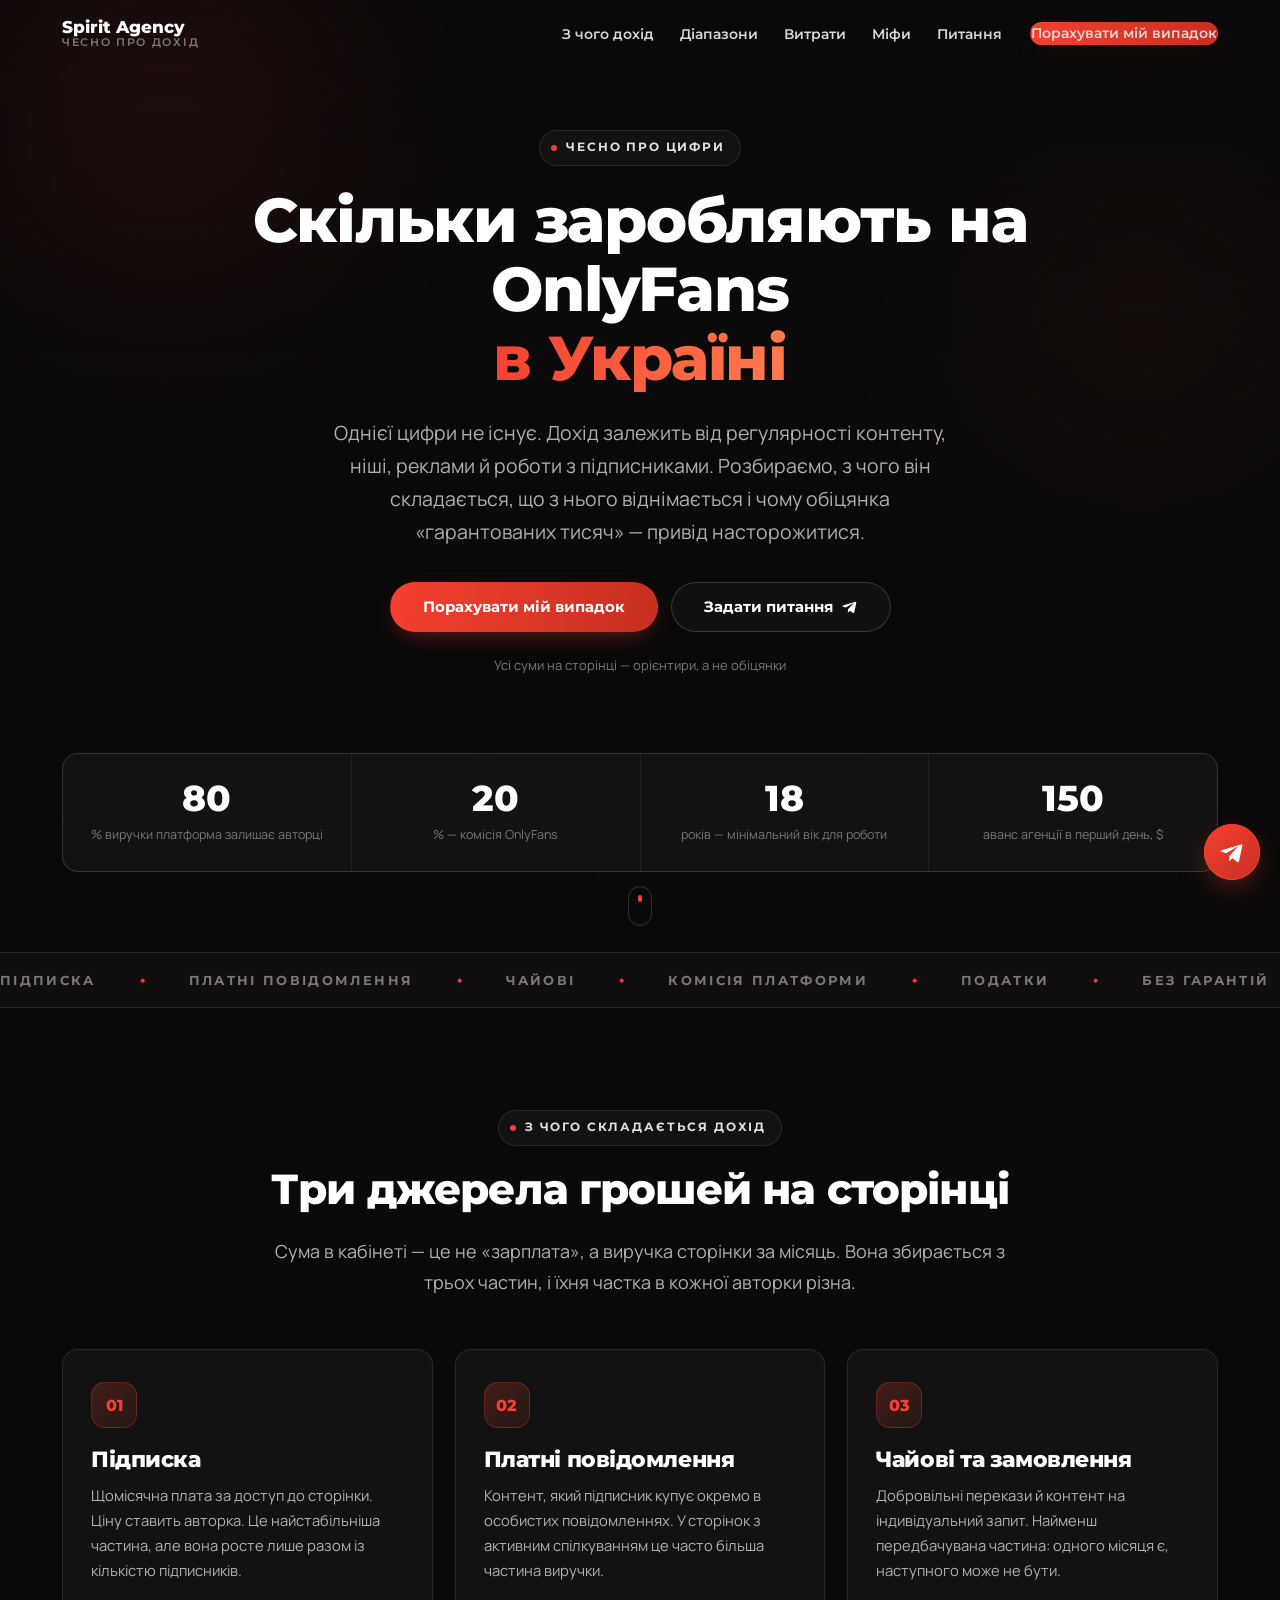
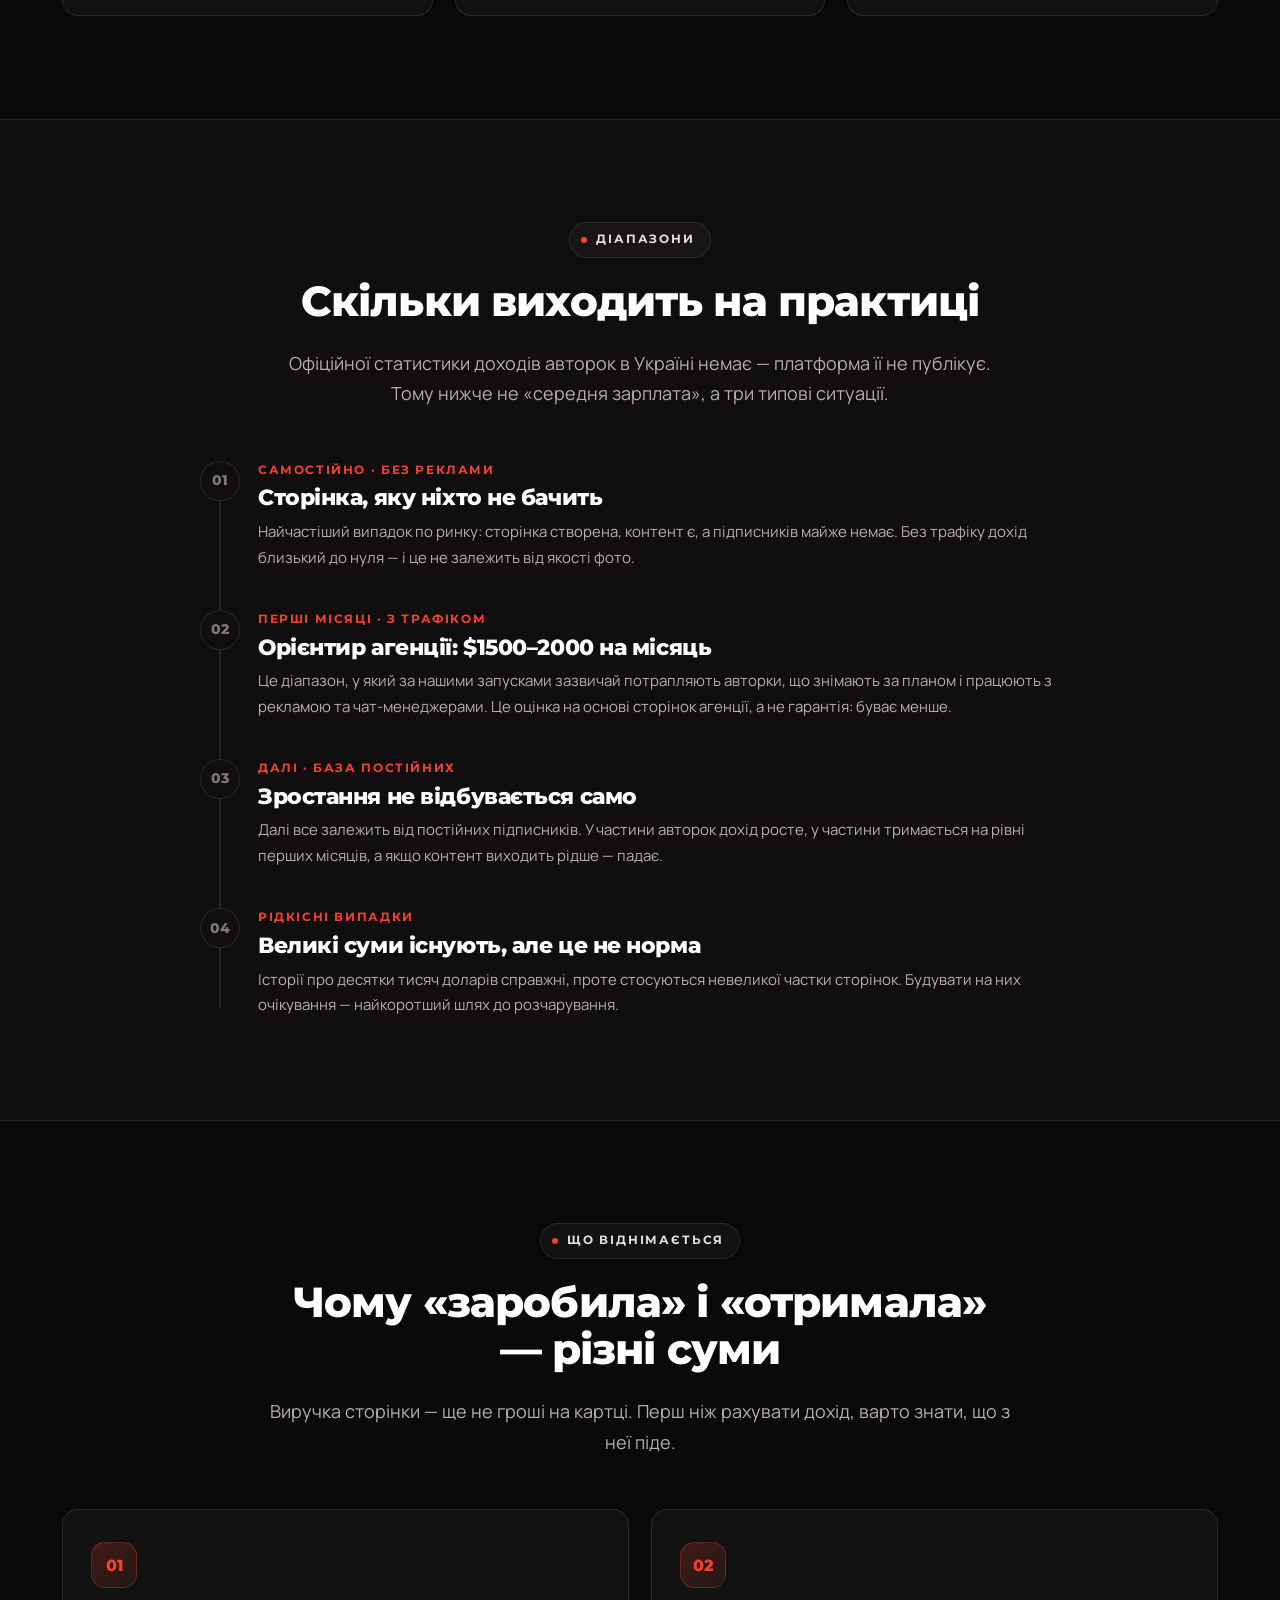
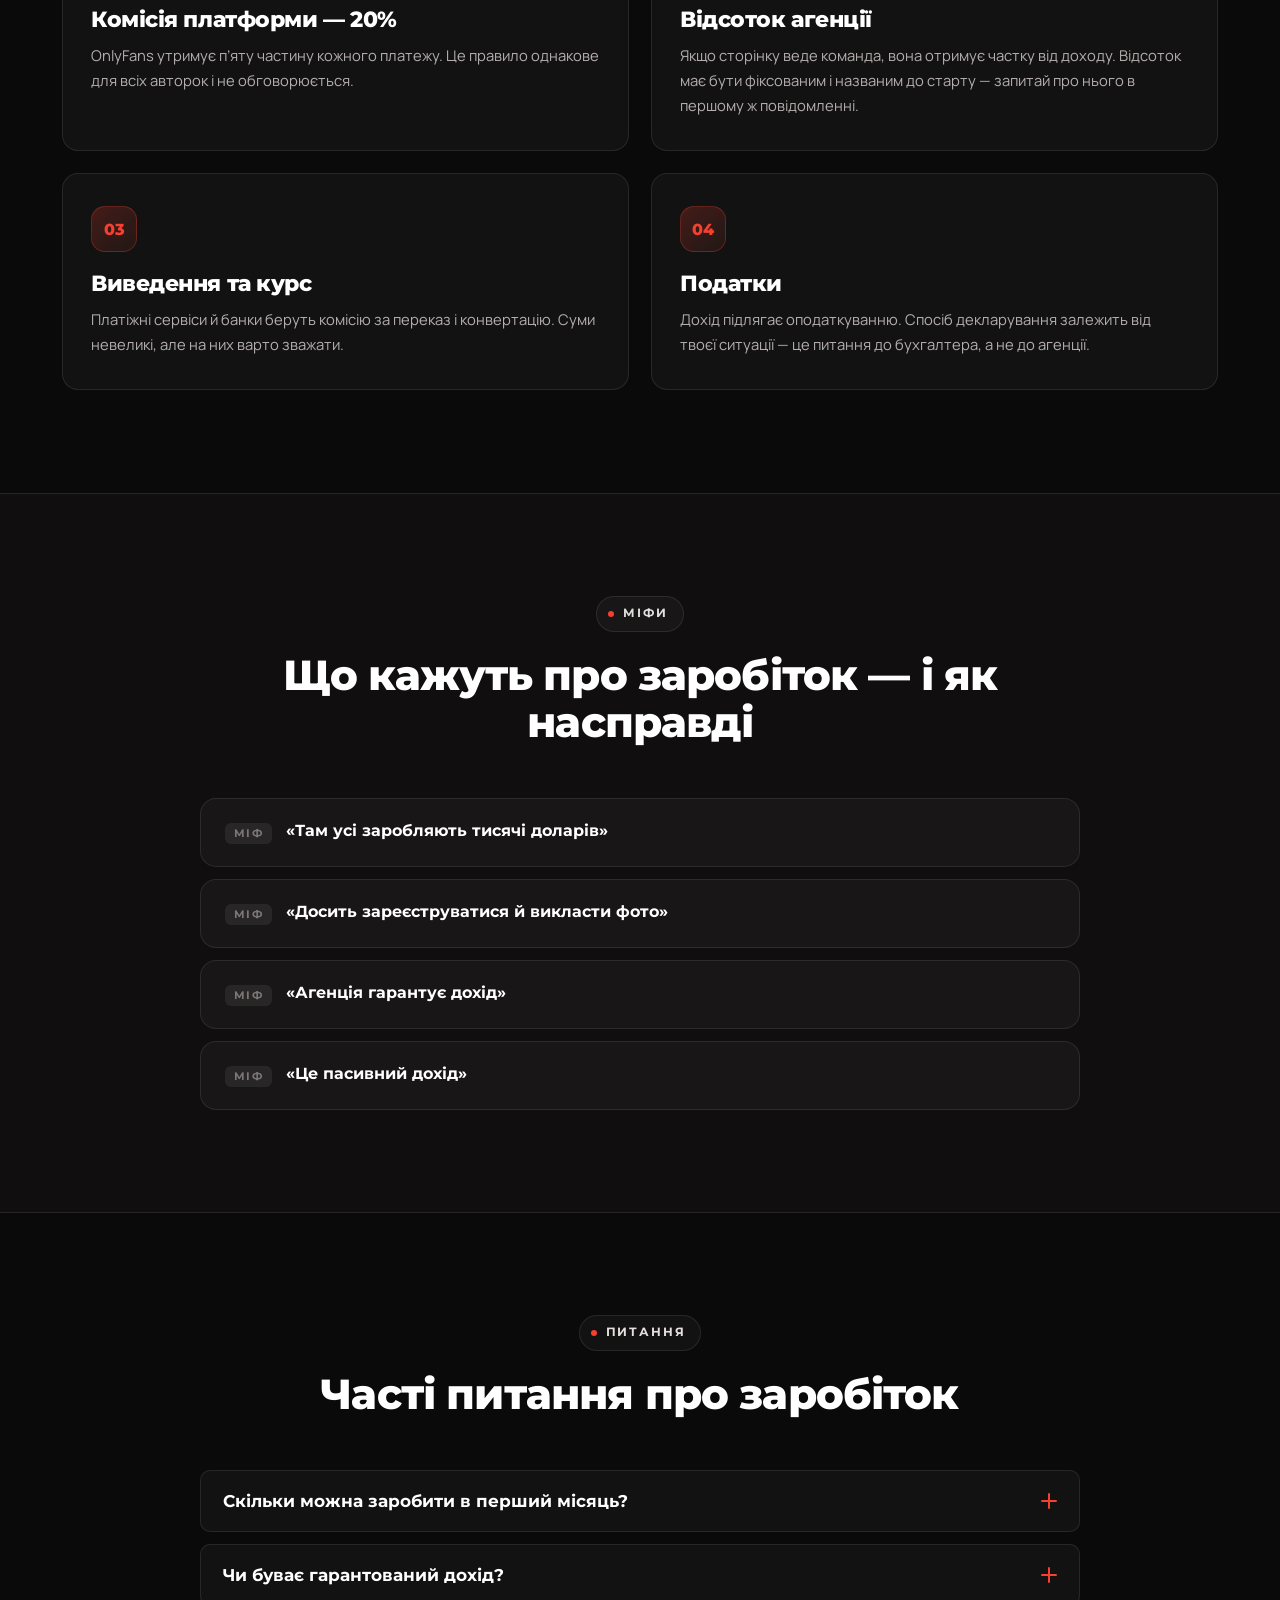
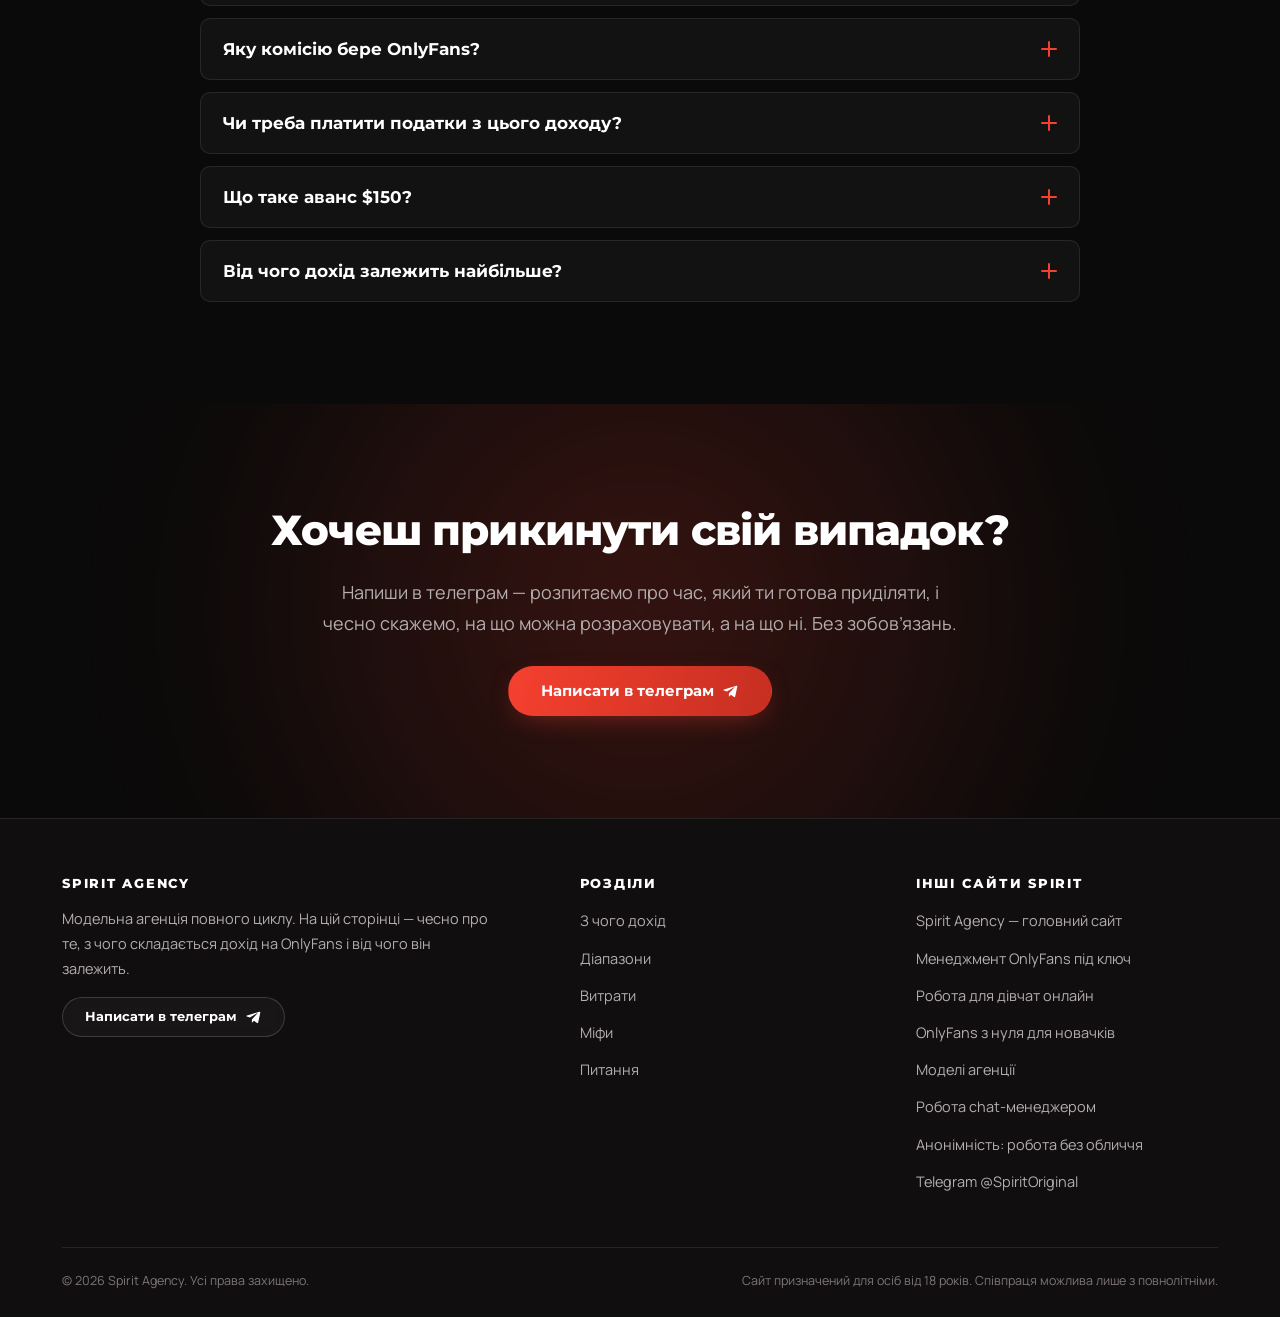
<file: index.html>
<!doctype html>
<html lang="uk">
<head>
	<meta charset="UTF-8">
	<meta name="viewport" content="width=device-width, initial-scale=1">
	<title>Скільки заробляють на OnlyFans в Україні — Spirit Agency</title>
<meta name="description" content="Скільки заробляють на OnlyFans в Україні: з чого складається дохід авторки, що з нього забирають комісії та податки і чому гарантованих сум не існує.">
<link rel="canonical" href="https://zr.spiritagency.space/">
<meta property="og:site_name" content="Spirit Agency">
<meta property="og:type" content="website">
<meta property="og:title" content="Скільки заробляють на OnlyFans в Україні — Spirit Agency">
<meta property="og:url" content="https://zr.spiritagency.space/">
<meta property="og:image" content="https://zr.spiritagency.space/og.jpg">
<meta property="og:image:width" content="1200">
<meta property="og:image:height" content="630">
<meta property="og:locale" content="uk">
<meta property="og:description" content="Скільки заробляють на OnlyFans в Україні: з чого складається дохід авторки, що з нього забирають комісії та податки і чому гарантованих сум не існує.">
<meta name="twitter:card" content="summary_large_image">
<script type="application/ld+json">{"@context":"https://schema.org","@graph":[{"@type":"Organization","@id":"https://zr.spiritagency.space/#organization","name":"Spirit Agency","url":"https://zr.spiritagency.space/","description":"Скільки заробляють на OnlyFans в Україні: з чого складається дохід авторки, що з нього забирають комісії та податки і чому гарантованих сум не існує.","sameAs":["https://t.me/SpiritOriginal"],"contactPoint":[{"@type":"ContactPoint","contactType":"customer support","url":"https://t.me/SpiritOriginal","areaServed":"UA"}]},{"@type":"WebSite","@id":"https://zr.spiritagency.space/#website","url":"https://zr.spiritagency.space/","name":"Spirit Agency","publisher":{"@id":"https://zr.spiritagency.space/#organization"},"inLanguage":"uk"},{"@type":"WebPage","@id":"https://zr.spiritagency.space/#webpage","url":"https://zr.spiritagency.space/","name":"Скільки заробляють на OnlyFans в Україні — Spirit Agency","description":"Скільки заробляють на OnlyFans в Україні: з чого складається дохід авторки, що з нього забирають комісії та податки і чому гарантованих сум не існує.","inLanguage":"uk","publisher":{"@id":"https://zr.spiritagency.space/#organization"}},{"@type":"FAQPage","@id":"https://zr.spiritagency.space/#faq","mainEntity":[{"@type":"Question","name":"Скільки можна заробити в перший місяць?","acceptedAnswer":{"@type":"Answer","text":"Наперед цього не знає ніхто. За запусками агенції авторки, які знімають за планом, у перший місяць зазвичай потрапляють у діапазон $1500–2000, але це орієнтир, а не обіцянка: результат буває і нижчим, якщо контент виходить рідко."}},{"@type":"Question","name":"Чи буває гарантований дохід?","acceptedAnswer":{"@type":"Answer","text":"Ні. Дохід сторінки залежить від підписників, а їх поведінку гарантувати неможливо. Якщо хтось обіцяє фіксовану суму щомісяця — це або не про OnlyFans, або неправда."}},{"@type":"Question","name":"Яку комісію бере OnlyFans?","acceptedAnswer":{"@type":"Answer","text":"Платформа утримує 20% з кожного платежу підписника, 80% нараховує авторці. З цієї суми далі віднімаються відсоток агенції, якщо ти працюєш із нею, комісії за виведення коштів і податки."}},{"@type":"Question","name":"Чи треба платити податки з цього доходу?","acceptedAnswer":{"@type":"Answer","text":"Так, дохід з-за кордону підлягає оподаткуванню. Як саме його декларувати у твоїй ситуації, краще з’ясувати з бухгалтером або податковим консультантом ще до першої виплати."}},{"@type":"Question","name":"Що таке аванс $150?","acceptedAnswer":{"@type":"Answer","text":"Це умова агенції: аванс виплачується в перший день після запуску сторінки. Це не позика, відпрацьовувати його не потрібно. Аванс не є прогнозом твого майбутнього доходу."}},{"@type":"Question","name":"Від чого дохід залежить найбільше?","acceptedAnswer":{"@type":"Answer","text":"Від регулярності контенту й від трафіку. Сторінка без реклами майже не отримує нових підписників, а сторінка, де контент виходить раз на два тижні, втрачає тих, хто вже підписався."}}]}]}</script>
<meta name="theme-color" content="#e8402e">
<meta name="rating" content="adult">
<link rel="preconnect" href="https://fonts.gstatic.com" crossorigin>
<link rel="stylesheet" href="https://fonts.googleapis.com/css2?family=Manrope:wght@400;500;600;700&amp;family=Montserrat:wght@600;700;800&amp;display=swap">
<link rel="stylesheet" href="/assets/theme/style.css?ver=1.0.0">
</head>

<body class="home sn-page-zr">

<a class="sn-skip sn-sr" href="#sn-main">Перейти до вмісту</a>
<div class="sn-progress" id="sn-progress" aria-hidden="true"></div>

<header class="sn-header" id="sn-header">
	<div class="sn-wrap sn-header__in">
		<div class="sn-brand">
			<a class="sn-brand__name" href="/">Spirit Agency <span class="sn-brand__sub">Чесно про дохід</span></a>
		</div>
		<button class="sn-burger" id="sn-burger" aria-expanded="false" aria-controls="sn-nav" aria-label="Меню"><span></span></button>
		<nav class="sn-nav" id="sn-nav" aria-label="Головне меню">
			<ul class="menu"><li><a href="/#sources">З чого дохід</a></li><li><a href="/#ranges">Діапазони</a></li><li><a href="/#costs">Витрати</a></li><li><a href="/#myths">Міфи</a></li><li><a href="/#faq">Питання</a></li></ul><a class="sn-btn sn-btn--fill sn-btn--sm" href="https://t.me/SpiritOriginal" target="_blank" rel="nofollow noopener">Порахувати мій випадок</a>
		</nav>
	</div>
</header>

<main id="sn-main">

	<section class="sn-hero" id="top">
		<div class="sn-orbs" aria-hidden="true">
			<span class="sn-orb sn-orb--1" data-par="0.06"></span>
			<span class="sn-orb sn-orb--2" data-par="-0.04"></span>
			<span class="sn-orb sn-orb--3" data-par="0.03"></span>
		</div>
		<div class="sn-hero__veil" aria-hidden="true"></div>
		<div class="sn-hero__in">
			<div class="sn-wrap">
				<div class="sn-hero__content">
					<span class="sn-eyebrow sn-rev"><i></i>Чесно про цифри</span>
					<h1 class="sn-rev" style="--d:80ms">Скільки заробляють на OnlyFans<br><span class="sn-grad">в Україні</span></h1>
					<p class="sn-hero__sub sn-rev" style="--d:160ms">Однієї цифри не існує. Дохід залежить від регулярності контенту, ніші, реклами й роботи з підписниками. Розбираємо, з чого він складається, що з нього віднімається і чому обіцянка «гарантованих тисяч» — привід насторожитися.</p>
					<div class="sn-btns sn-rev" style="--d:240ms"><a class="sn-btn sn-btn--fill" href="https://t.me/SpiritOriginal" target="_blank" rel="nofollow noopener">Порахувати мій випадок</a><a class="sn-btn sn-btn--ghost" href="https://t.me/SpiritOriginal" target="_blank" rel="nofollow noopener">Задати питання<svg viewBox="0 0 24 24" aria-hidden="true" focusable="false"><path d="M9.04 15.47 8.7 20.2c.48 0 .69-.2.94-.45l2.26-2.16 4.69 3.43c.86.48 1.48.23 1.71-.79l3.1-14.53c.3-1.28-.46-1.78-1.3-1.47L1.5 9.9c-1.25.48-1.23 1.17-.21 1.48l4.6 1.43L16.5 6.4c.5-.32.96-.14.58.18l-8.04 8.89Z"/></svg></a></div>
					<p class="sn-hero__note sn-rev" style="--d:320ms">Усі суми на сторінці — орієнтири, а не обіцянки</p>
				</div>
				<div class="sn-counters sn-rev" style="--d:400ms">
					<div class="sn-counter">
						<div class="sn-counter__v" data-count="80">0</div>
						<div class="sn-counter__l">% виручки платформа залишає авторці</div>
					</div>
					<div class="sn-counter">
						<div class="sn-counter__v" data-count="20">0</div>
						<div class="sn-counter__l">% — комісія OnlyFans</div>
					</div>
					<div class="sn-counter">
						<div class="sn-counter__v" data-count="18">0</div>
						<div class="sn-counter__l">років — мінімальний вік для роботи</div>
					</div>
					<div class="sn-counter">
						<div class="sn-counter__v" data-count="150">0</div>
						<div class="sn-counter__l">аванс агенції в перший день, $</div>
					</div>
				</div>
			</div>
		</div>
		<span class="sn-scroll" aria-hidden="true"></span>
	</section>

	<div class="sn-marquee" aria-hidden="true">
		<div class="sn-marquee__row"><span>Підписка</span><span>Платні повідомлення</span><span>Чайові</span><span>Комісія платформи</span><span>Податки</span><span>Без гарантій</span><span>Чесні діапазони</span><span>Підписка</span><span>Платні повідомлення</span><span>Чайові</span><span>Комісія платформи</span><span>Податки</span><span>Без гарантій</span><span>Чесні діапазони</span></div>
	</div>

	<section class="sn-sec" id="sources">
		<div class="sn-wrap">
			<div class="sn-head-block sn-head-block--mid sn-rev">
				<span class="sn-eyebrow"><i></i>З чого складається дохід</span>
				<h2>Три джерела грошей на сторінці</h2>
				<p class="sn-lead">Сума в кабінеті — це не «зарплата», а виручка сторінки за місяць. Вона збирається з трьох частин, і їхня частка в кожної авторки різна.</p>
			</div>
			<div class="sn-grid sn-grid--3">
				<div class="sn-card sn-rev" style="--d:0ms" data-tilt>
					<div class="sn-card__ic">01</div>
					<h3>Підписка</h3>
					<p>Щомісячна плата за доступ до сторінки. Ціну ставить авторка. Це найстабільніша частина, але вона росте лише разом із кількістю підписників.</p>
				</div>
				<div class="sn-card sn-rev" style="--d:110ms" data-tilt>
					<div class="sn-card__ic">02</div>
					<h3>Платні повідомлення</h3>
					<p>Контент, який підписник купує окремо в особистих повідомленнях. У сторінок з активним спілкуванням це часто більша частина виручки.</p>
				</div>
				<div class="sn-card sn-rev" style="--d:220ms" data-tilt>
					<div class="sn-card__ic">03</div>
					<h3>Чайові та замовлення</h3>
					<p>Добровільні перекази й контент на індивідуальний запит. Найменш передбачувана частина: одного місяця є, наступного може не бути.</p>
				</div>
			</div>
		</div>
	</section>

	<section class="sn-sec" id="ranges" style="background:var(--sn-bg-2);border-block:1px solid var(--sn-line)">
		<div class="sn-wrap">
			<div class="sn-head-block sn-head-block--mid sn-rev">
				<span class="sn-eyebrow"><i></i>Діапазони</span>
				<h2>Скільки виходить на практиці</h2>
				<p class="sn-lead">Офіційної статистики доходів авторок в Україні немає — платформа її не публікує. Тому нижче не «середня зарплата», а три типові ситуації.</p>
			</div>
			<div class="sn-road" id="sn-road">
				<div class="sn-road__line" aria-hidden="true"><i id="sn-road-fill"></i></div>
				<div class="sn-step sn-rev" style="--d:0ms">
					<span class="sn-step__dot">01</span>
					<span class="sn-step__time">Самостійно · без реклами</span>
					<h3>Сторінка, яку ніхто не бачить</h3>
					<p>Найчастіший випадок по ринку: сторінка створена, контент є, а підписників майже немає. Без трафіку дохід близький до нуля — і це не залежить від якості фото.</p>
				</div>
				<div class="sn-step sn-rev" style="--d:70ms">
					<span class="sn-step__dot">02</span>
					<span class="sn-step__time">Перші місяці · з трафіком</span>
					<h3>Орієнтир агенції: $1500–2000 на місяць</h3>
					<p>Це діапазон, у який за нашими запусками зазвичай потрапляють авторки, що знімають за планом і працюють з рекламою та чат-менеджерами. Це оцінка на основі сторінок агенції, а не гарантія: буває менше.</p>
				</div>
				<div class="sn-step sn-rev" style="--d:140ms">
					<span class="sn-step__dot">03</span>
					<span class="sn-step__time">Далі · база постійних</span>
					<h3>Зростання не відбувається само</h3>
					<p>Далі все залежить від постійних підписників. У частини авторок дохід росте, у частини тримається на рівні перших місяців, а якщо контент виходить рідше — падає.</p>
				</div>
				<div class="sn-step sn-rev" style="--d:210ms">
					<span class="sn-step__dot">04</span>
					<span class="sn-step__time">Рідкісні випадки</span>
					<h3>Великі суми існують, але це не норма</h3>
					<p>Історії про десятки тисяч доларів справжні, проте стосуються невеликої частки сторінок. Будувати на них очікування — найкоротший шлях до розчарування.</p>
				</div>
			</div>
		</div>
	</section>

	<section class="sn-sec" id="costs">
		<div class="sn-wrap">
			<div class="sn-head-block sn-head-block--mid sn-rev">
				<span class="sn-eyebrow"><i></i>Що віднімається</span>
				<h2>Чому «заробила» і «отримала» — різні суми</h2>
				<p class="sn-lead">Виручка сторінки — ще не гроші на картці. Перш ніж рахувати дохід, варто знати, що з неї піде.</p>
			</div>
			<div class="sn-grid sn-grid--2">
				<div class="sn-card sn-rev" style="--d:0ms" data-tilt>
					<div class="sn-card__ic">01</div>
					<h3>Комісія платформи — 20%</h3>
					<p>OnlyFans утримує п’яту частину кожного платежу. Це правило однакове для всіх авторок і не обговорюється.</p>
				</div>
				<div class="sn-card sn-rev" style="--d:110ms" data-tilt>
					<div class="sn-card__ic">02</div>
					<h3>Відсоток агенції</h3>
					<p>Якщо сторінку веде команда, вона отримує частку від доходу. Відсоток має бути фіксованим і названим до старту — запитай про нього в першому ж повідомленні.</p>
				</div>
				<div class="sn-card sn-rev" style="--d:220ms" data-tilt>
					<div class="sn-card__ic">03</div>
					<h3>Виведення та курс</h3>
					<p>Платіжні сервіси й банки беруть комісію за переказ і конвертацію. Суми невеликі, але на них варто зважати.</p>
				</div>
				<div class="sn-card sn-rev" style="--d:330ms" data-tilt>
					<div class="sn-card__ic">04</div>
					<h3>Податки</h3>
					<p>Дохід підлягає оподаткуванню. Спосіб декларування залежить від твоєї ситуації — це питання до бухгалтера, а не до агенції.</p>
				</div>
			</div>
		</div>
	</section>

	<section class="sn-sec" id="myths" style="background:var(--sn-bg-2);border-block:1px solid var(--sn-line)">
		<div class="sn-wrap">
			<div class="sn-head-block sn-head-block--mid sn-rev">
				<span class="sn-eyebrow"><i></i>Міфи</span>
				<h2>Що кажуть про заробіток — і як насправді</h2>
			</div>
			<div class="sn-faq">
				<div class="sn-myth sn-rev" style="--d:0ms">
					<button class="sn-myth__q" type="button" aria-expanded="false" aria-controls="sn-myth-0">
						<span class="sn-myth__tag">міф</span>
						<span>«Там усі заробляють тисячі доларів»</span>
					</button>
					<div class="sn-myth__a" id="sn-myth-0">
						<div><b>Насправді:</b> Ні. Доходи розподілені дуже нерівно: більшість сторінок без системної реклами заробляють мало або нічого, а великі суми припадають на невелику частку авторок.</div>
					</div>
				</div>
				<div class="sn-myth sn-rev" style="--d:60ms">
					<button class="sn-myth__q" type="button" aria-expanded="false" aria-controls="sn-myth-1">
						<span class="sn-myth__tag">міф</span>
						<span>«Досить зареєструватися й викласти фото»</span>
					</button>
					<div class="sn-myth__a" id="sn-myth-1">
						<div><b>Насправді:</b> Платформа майже не приводить підписників сама: стрічки рекомендацій, як у соцмережах, там немає. Без зовнішнього трафіку сторінку мало хто знайде.</div>
					</div>
				</div>
				<div class="sn-myth sn-rev" style="--d:120ms">
					<button class="sn-myth__q" type="button" aria-expanded="false" aria-controls="sn-myth-2">
						<span class="sn-myth__tag">міф</span>
						<span>«Агенція гарантує дохід»</span>
					</button>
					<div class="sn-myth__a" id="sn-myth-2">
						<div><b>Насправді:</b> Гарантувати дохід неможливо, бо він залежить від рішень підписників. Чесна агенція називає діапазони й умови, а не фіксовану суму.</div>
					</div>
				</div>
				<div class="sn-myth sn-rev" style="--d:180ms">
					<button class="sn-myth__q" type="button" aria-expanded="false" aria-controls="sn-myth-3">
						<span class="sn-myth__tag">міф</span>
						<span>«Це пасивний дохід»</span>
					</button>
					<div class="sn-myth__a" id="sn-myth-3">
						<div><b>Насправді:</b> Сторінка заробляє, поки на ній виходить новий контент і хтось відповідає підписникам. Варто зупинитися — і виручка зазвичай швидко падає.</div>
					</div>
				</div>
			</div>
		</div>
	</section>

	<section class="sn-sec" id="faq">
		<div class="sn-wrap">
			<div class="sn-head-block sn-head-block--mid sn-rev">
				<span class="sn-eyebrow"><i></i>Питання</span>
				<h2>Часті питання про заробіток</h2>
			</div>
			<div class="sn-faq">
				<div class="sn-faq__i sn-rev" style="--d:0ms">
					<button class="sn-faq__b" type="button" aria-expanded="false" aria-controls="sn-faq-0">
						<span>Скільки можна заробити в перший місяць?</span>
						<i aria-hidden="true"></i>
					</button>
					<div class="sn-faq__p" id="sn-faq-0">
						<div>Наперед цього не знає ніхто. За запусками агенції авторки, які знімають за планом, у перший місяць зазвичай потрапляють у діапазон $1500–2000, але це орієнтир, а не обіцянка: результат буває і нижчим, якщо контент виходить рідко.</div>
					</div>
				</div>
				<div class="sn-faq__i sn-rev" style="--d:50ms">
					<button class="sn-faq__b" type="button" aria-expanded="false" aria-controls="sn-faq-1">
						<span>Чи буває гарантований дохід?</span>
						<i aria-hidden="true"></i>
					</button>
					<div class="sn-faq__p" id="sn-faq-1">
						<div>Ні. Дохід сторінки залежить від підписників, а їх поведінку гарантувати неможливо. Якщо хтось обіцяє фіксовану суму щомісяця — це або не про OnlyFans, або неправда.</div>
					</div>
				</div>
				<div class="sn-faq__i sn-rev" style="--d:100ms">
					<button class="sn-faq__b" type="button" aria-expanded="false" aria-controls="sn-faq-2">
						<span>Яку комісію бере OnlyFans?</span>
						<i aria-hidden="true"></i>
					</button>
					<div class="sn-faq__p" id="sn-faq-2">
						<div>Платформа утримує 20% з кожного платежу підписника, 80% нараховує авторці. З цієї суми далі віднімаються відсоток агенції, якщо ти працюєш із нею, комісії за виведення коштів і податки.</div>
					</div>
				</div>
				<div class="sn-faq__i sn-rev" style="--d:150ms">
					<button class="sn-faq__b" type="button" aria-expanded="false" aria-controls="sn-faq-3">
						<span>Чи треба платити податки з цього доходу?</span>
						<i aria-hidden="true"></i>
					</button>
					<div class="sn-faq__p" id="sn-faq-3">
						<div>Так, дохід з-за кордону підлягає оподаткуванню. Як саме його декларувати у твоїй ситуації, краще з’ясувати з бухгалтером або податковим консультантом ще до першої виплати.</div>
					</div>
				</div>
				<div class="sn-faq__i sn-rev" style="--d:200ms">
					<button class="sn-faq__b" type="button" aria-expanded="false" aria-controls="sn-faq-4">
						<span>Що таке аванс $150?</span>
						<i aria-hidden="true"></i>
					</button>
					<div class="sn-faq__p" id="sn-faq-4">
						<div>Це умова агенції: аванс виплачується в перший день після запуску сторінки. Це не позика, відпрацьовувати його не потрібно. Аванс не є прогнозом твого майбутнього доходу.</div>
					</div>
				</div>
				<div class="sn-faq__i sn-rev" style="--d:250ms">
					<button class="sn-faq__b" type="button" aria-expanded="false" aria-controls="sn-faq-5">
						<span>Від чого дохід залежить найбільше?</span>
						<i aria-hidden="true"></i>
					</button>
					<div class="sn-faq__p" id="sn-faq-5">
						<div>Від регулярності контенту й від трафіку. Сторінка без реклами майже не отримує нових підписників, а сторінка, де контент виходить раз на два тижні, втрачає тих, хто вже підписався.</div>
					</div>
				</div>
			</div>
		</div>
	</section>

	<section class="sn-sec sn-cta" id="start">
		<div class="sn-wrap">
			<h2 class="sn-rev">Хочеш прикинути свій випадок?</h2>
			<p class="sn-lead sn-rev" style="--d:80ms;max-width:640px;margin:0 auto">Напиши в телеграм — розпитаємо про час, який ти готова приділяти, і чесно скажемо, на що можна розраховувати, а на що ні. Без зобов’язань.</p>
			<div class="sn-btns sn-rev" style="--d:160ms"><a class="sn-btn sn-btn--fill" href="https://t.me/SpiritOriginal" target="_blank" rel="nofollow noopener">Написати в телеграм<svg viewBox="0 0 24 24" aria-hidden="true" focusable="false"><path d="M9.04 15.47 8.7 20.2c.48 0 .69-.2.94-.45l2.26-2.16 4.69 3.43c.86.48 1.48.23 1.71-.79l3.1-14.53c.3-1.28-.46-1.78-1.3-1.47L1.5 9.9c-1.25.48-1.23 1.17-.21 1.48l4.6 1.43L16.5 6.4c.5-.32.96-.14.58.18l-8.04 8.89Z"/></svg></a></div>
		</div>
	</section>
</main>

<footer class="sn-foot">
	<div class="sn-wrap">
		<div class="sn-foot__grid">
			<div>
				<h4>Spirit Agency</h4>
				<p>Модельна агенція повного циклу. На цій сторінці — чесно про те, з чого складається дохід на OnlyFans і від чого він залежить.</p>
				<a class="sn-btn sn-btn--ghost sn-btn--sm" href="https://t.me/SpiritOriginal" target="_blank" rel="nofollow noopener">Написати в телеграм<svg viewBox="0 0 24 24" aria-hidden="true" focusable="false"><path d="M9.04 15.47 8.7 20.2c.48 0 .69-.2.94-.45l2.26-2.16 4.69 3.43c.86.48 1.48.23 1.71-.79l3.1-14.53c.3-1.28-.46-1.78-1.3-1.47L1.5 9.9c-1.25.48-1.23 1.17-.21 1.48l4.6 1.43L16.5 6.4c.5-.32.96-.14.58.18l-8.04 8.89Z"/></svg></a>
			</div>
			<div>
				<h4>Розділи</h4>
				<ul class="menu"><li><a href="/#sources">З чого дохід</a></li><li><a href="/#ranges">Діапазони</a></li><li><a href="/#costs">Витрати</a></li><li><a href="/#myths">Міфи</a></li><li><a href="/#faq">Питання</a></li></ul>
			</div>
			<div>
				<h4>Інші сайти Spirit</h4>
				<ul><li><a href="https://spiritagency.space/">Spirit Agency — головний сайт</a></li><li><a href="https://lux.spiritagency.space/">Менеджмент OnlyFans під ключ</a></li><li><a href="https://fun.spiritagency.space/">Робота для дівчат онлайн</a></li><li><a href="https://lx.spiritagency.space/">OnlyFans з нуля для новачків</a></li><li><a href="https://sx.spiritagency.space/">Моделі агенції</a></li><li><a href="https://tm.spiritagency.space/">Робота chat-менеджером</a></li><li><a href="https://vd.spiritagency.space/">Анонімність: робота без обличчя</a></li><li><a href="https://t.me/SpiritOriginal" target="_blank" rel="nofollow noopener">Telegram @SpiritOriginal</a></li></ul>
			</div>
		</div>
		<div class="sn-foot__end">
			<div>&copy; 2026 Spirit Agency. Усі права захищено.</div>
			<div>Сайт призначений для осіб від 18 років. Співпраця можлива лише з повнолітніми.</div>
		</div>
	</div>
</footer>

<a class="sn-float" href="https://t.me/SpiritOriginal" target="_blank" rel="nofollow noopener" aria-label="Написати в Telegram"><svg viewBox="0 0 24 24" aria-hidden="true" focusable="false"><path d="M9.04 15.47 8.7 20.2c.48 0 .69-.2.94-.45l2.26-2.16 4.69 3.43c.86.48 1.48.23 1.71-.79l3.1-14.53c.3-1.28-.46-1.78-1.3-1.47L1.5 9.9c-1.25.48-1.23 1.17-.21 1.48l4.6 1.43L16.5 6.4c.5-.32.96-.14.58.18l-8.04 8.89Z"/></svg></a>

<script src="/assets/theme/assets/js/main.js?ver=1.0.0"></script>
<script>
/* Страховка: тема показывает блоки через IntersectionObserver и при быстрой
   прокрутке часть секций может остаться невидимой — добираем по скроллу. */
(function () {
	function sweep() {
		var list = document.querySelectorAll('.sn-rev:not(.sn-in)');
		for (var i = 0; i < list.length; i++) {
			if (list[i].getBoundingClientRect().top < window.innerHeight * 1.1) {
				list[i].classList.add('sn-in');
			}
		}
	}
	window.addEventListener('scroll', sweep, { passive: true });
	window.addEventListener('load', sweep);
})();
</script>
</body>
</html>
</file>
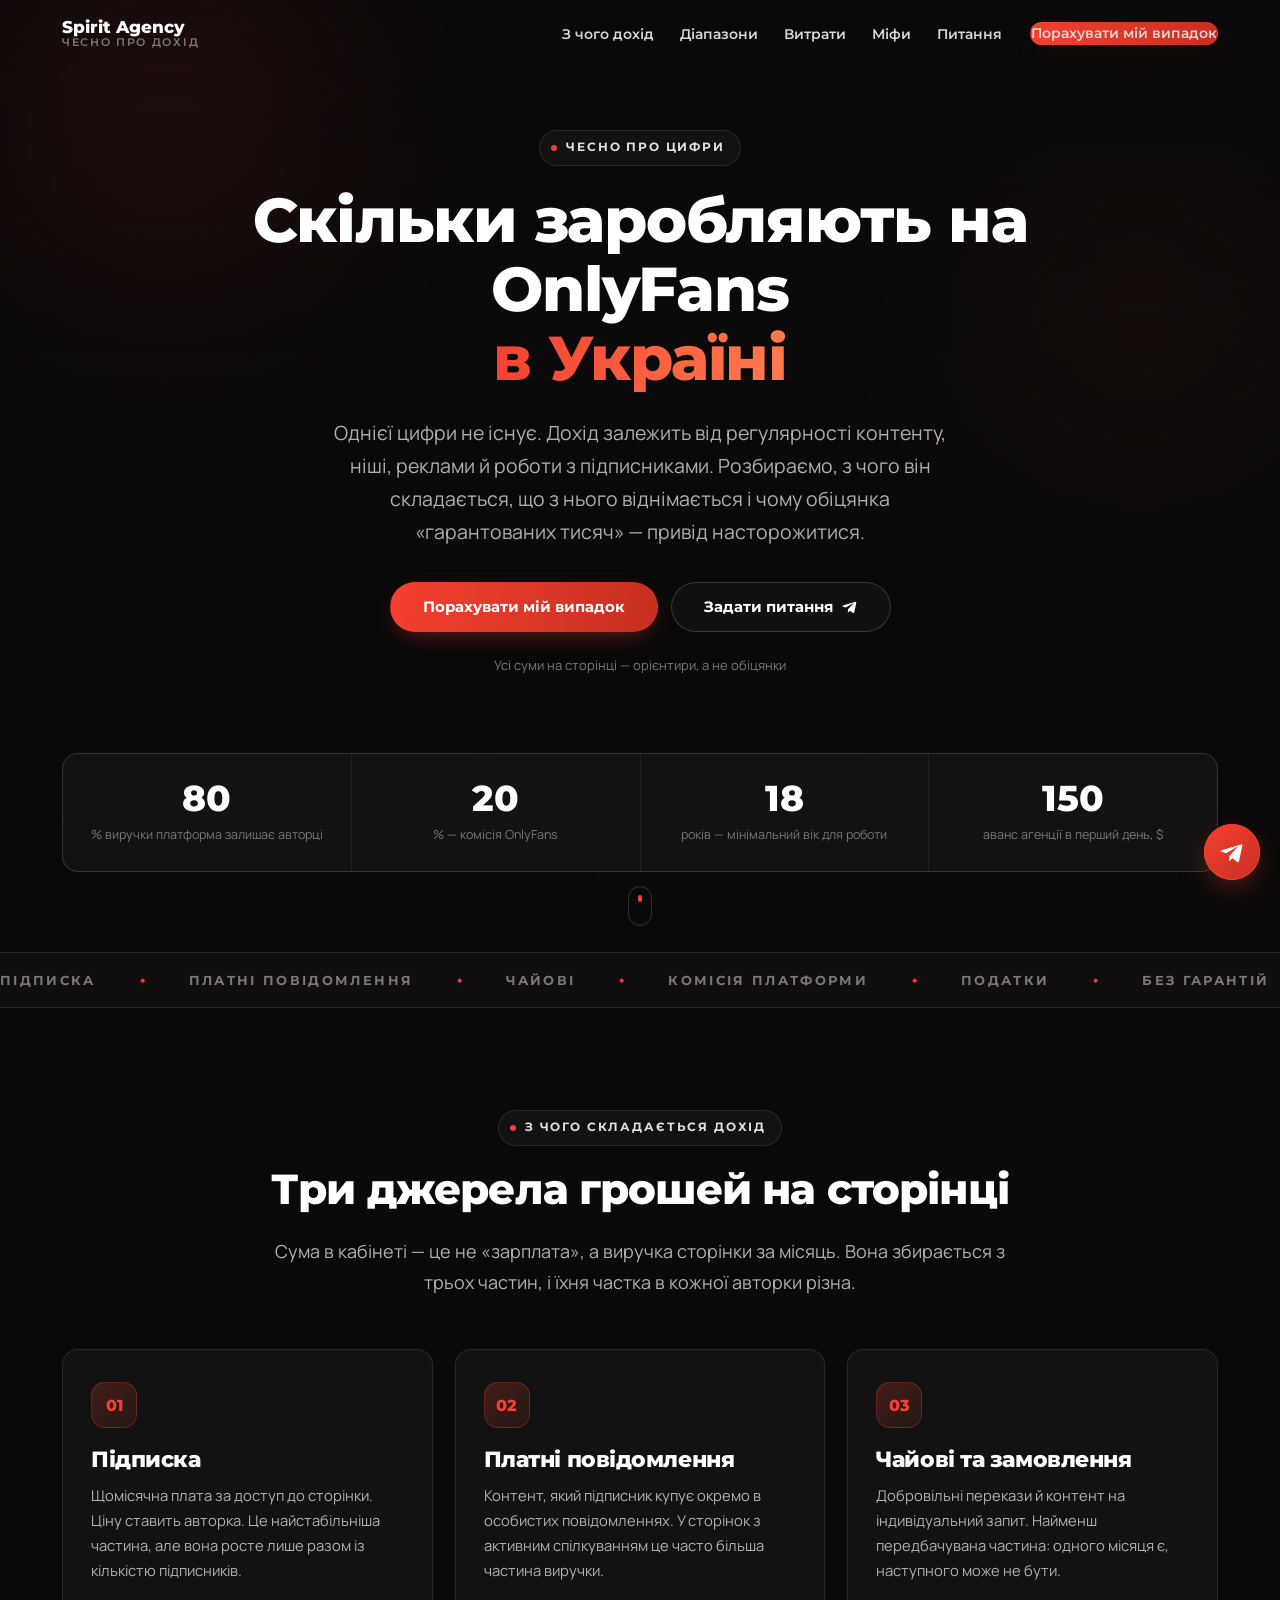
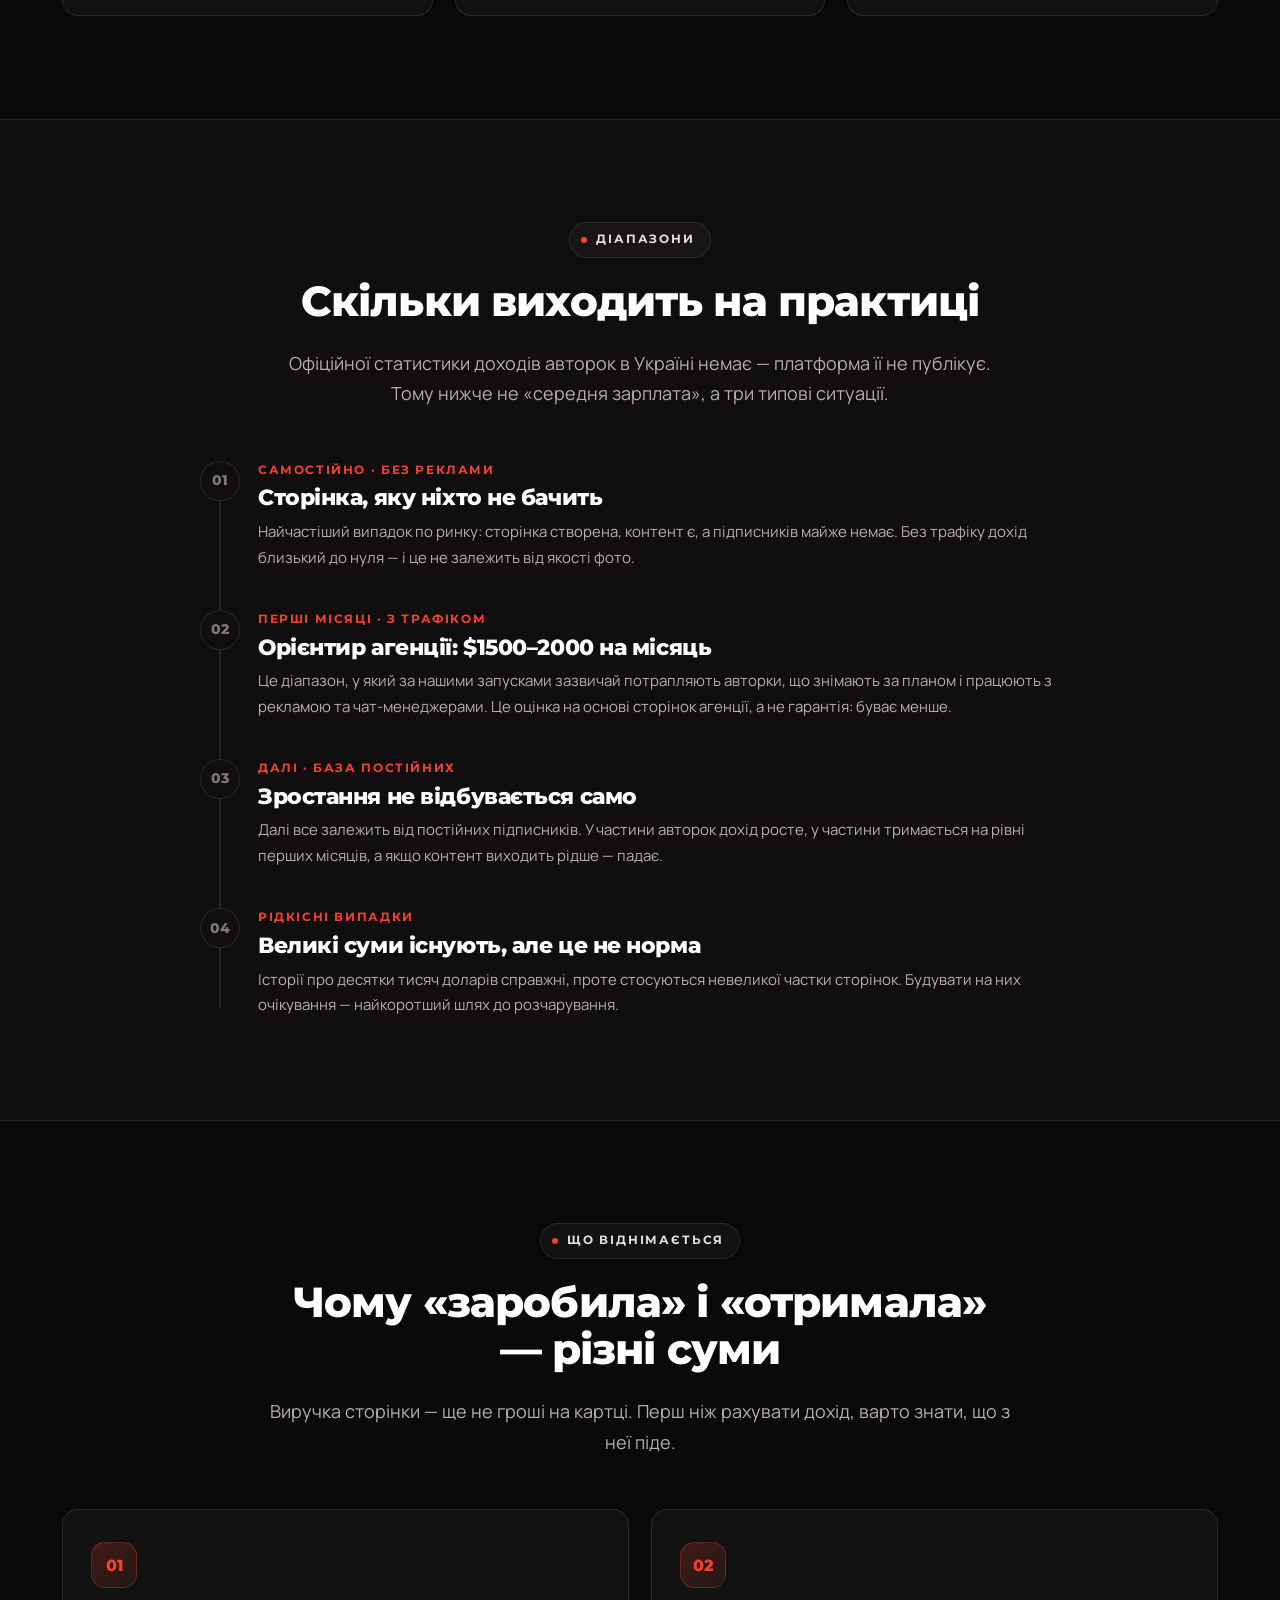
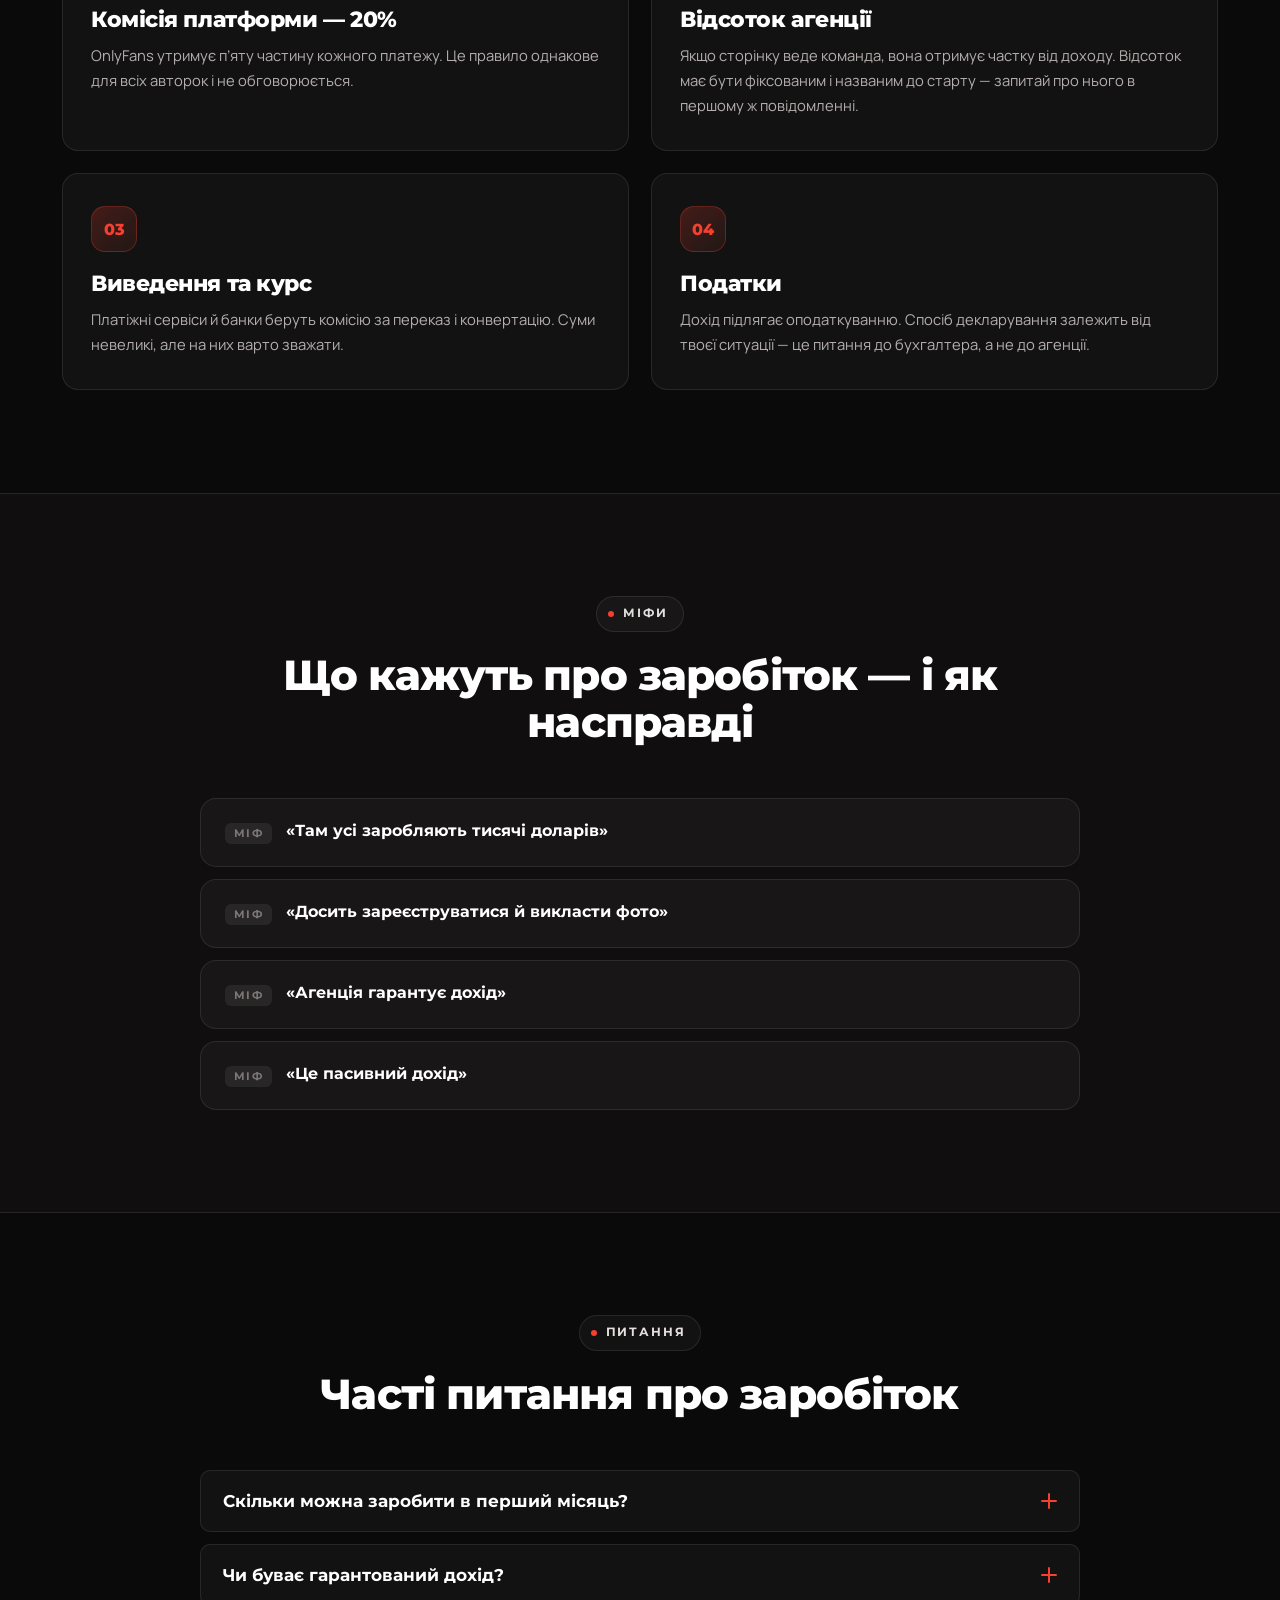
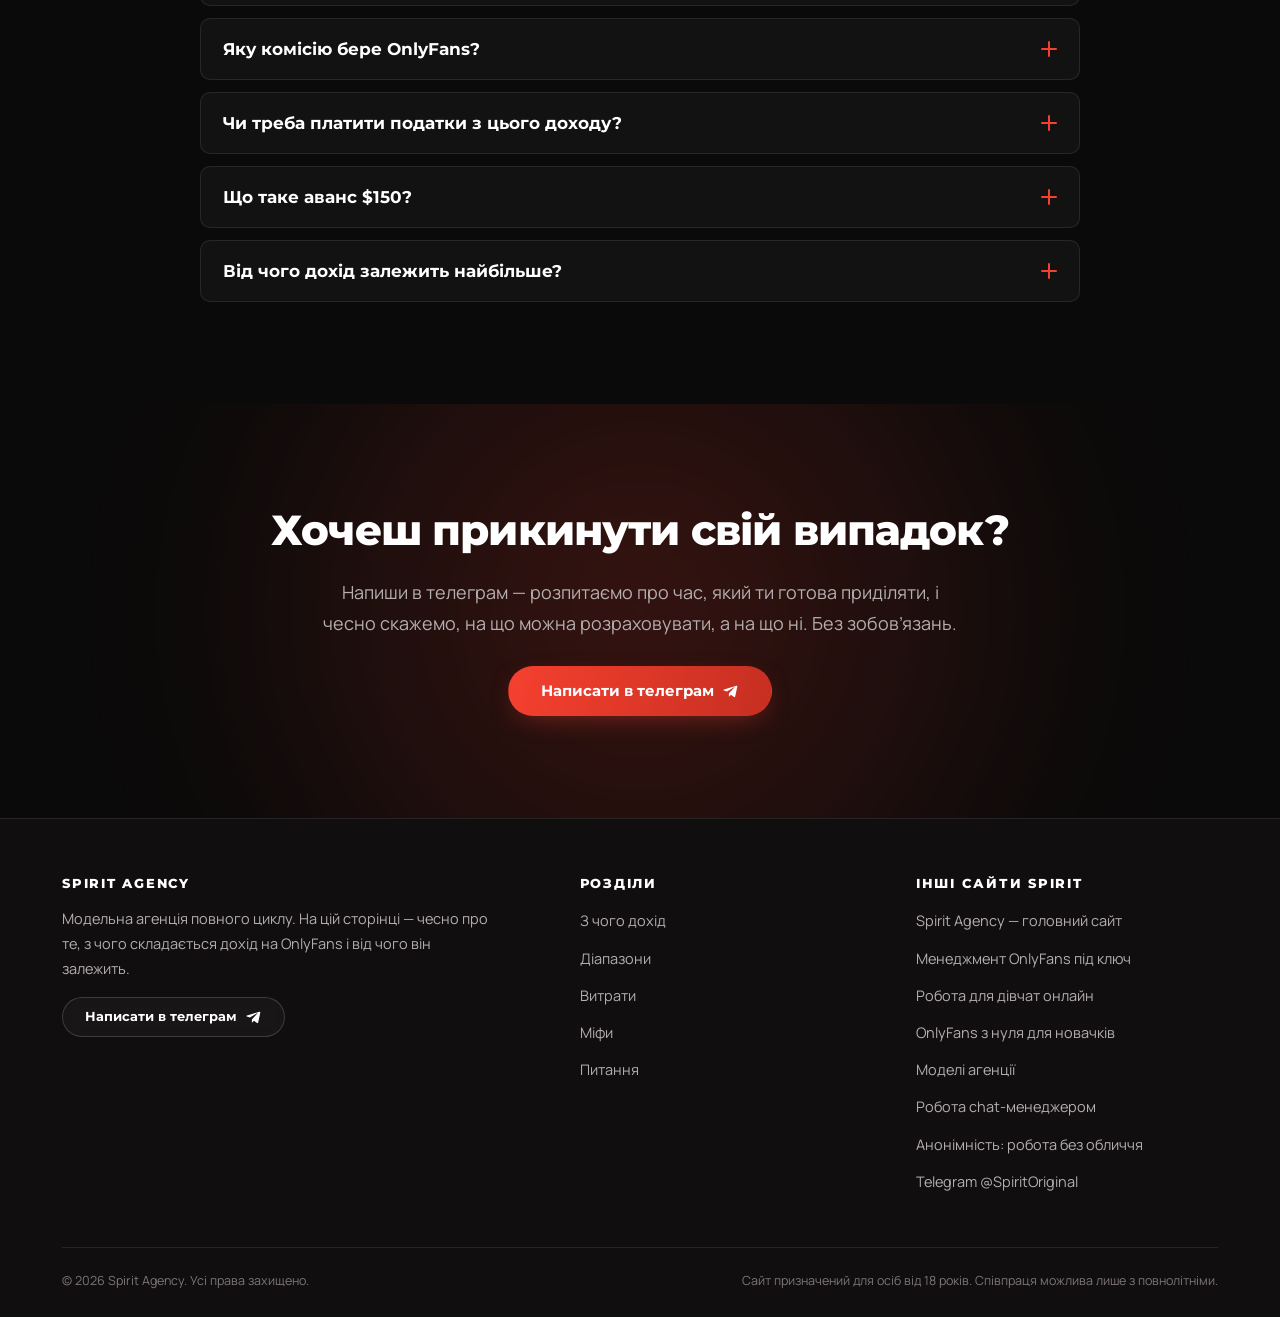
<file: site/index.html>
<!doctype html>
<html lang="uk">
<head>
	<meta charset="UTF-8">
	<meta name="viewport" content="width=device-width, initial-scale=1">
	<title>Скільки заробляють на OnlyFans в Україні — Spirit Agency</title>
<meta name="description" content="Скільки заробляють на OnlyFans в Україні: з чого складається дохід авторки, що з нього забирають комісії та податки і чому гарантованих сум не існує.">
<link rel="canonical" href="https://zr.spiritagency.space/">
<meta property="og:site_name" content="Spirit Agency">
<meta property="og:type" content="website">
<meta property="og:title" content="Скільки заробляють на OnlyFans в Україні — Spirit Agency">
<meta property="og:url" content="https://zr.spiritagency.space/">
<meta property="og:image" content="https://zr.spiritagency.space/og.jpg">
<meta property="og:image:width" content="1200">
<meta property="og:image:height" content="630">
<meta property="og:locale" content="uk">
<meta property="og:description" content="Скільки заробляють на OnlyFans в Україні: з чого складається дохід авторки, що з нього забирають комісії та податки і чому гарантованих сум не існує.">
<meta name="twitter:card" content="summary_large_image">
<script type="application/ld+json">{"@context":"https://schema.org","@graph":[{"@type":"Organization","@id":"https://zr.spiritagency.space/#organization","name":"Spirit Agency","url":"https://zr.spiritagency.space/","description":"Скільки заробляють на OnlyFans в Україні: з чого складається дохід авторки, що з нього забирають комісії та податки і чому гарантованих сум не існує.","sameAs":["https://t.me/SpiritOriginal"],"contactPoint":[{"@type":"ContactPoint","contactType":"customer support","url":"https://t.me/SpiritOriginal","areaServed":"UA"}]},{"@type":"WebPage","@id":"https://zr.spiritagency.space/#webpage","url":"https://zr.spiritagency.space/","name":"Скільки заробляють на OnlyFans в Україні — Spirit Agency","description":"Скільки заробляють на OnlyFans в Україні: з чого складається дохід авторки, що з нього забирають комісії та податки і чому гарантованих сум не існує.","inLanguage":"uk","publisher":{"@id":"https://zr.spiritagency.space/#organization"}},{"@type":"FAQPage","@id":"https://zr.spiritagency.space/#faq","mainEntity":[{"@type":"Question","name":"Скільки можна заробити в перший місяць?","acceptedAnswer":{"@type":"Answer","text":"Наперед цього не знає ніхто. За запусками агенції авторки, які знімають за планом, у перший місяць зазвичай потрапляють у діапазон $1500–2000, але це орієнтир, а не обіцянка: результат буває і нижчим, якщо контент виходить рідко."}},{"@type":"Question","name":"Чи буває гарантований дохід?","acceptedAnswer":{"@type":"Answer","text":"Ні. Дохід сторінки залежить від підписників, а їх поведінку гарантувати неможливо. Якщо хтось обіцяє фіксовану суму щомісяця — це або не про OnlyFans, або неправда."}},{"@type":"Question","name":"Яку комісію бере OnlyFans?","acceptedAnswer":{"@type":"Answer","text":"Платформа утримує 20% з кожного платежу підписника, 80% нараховує авторці. З цієї суми далі віднімаються відсоток агенції, якщо ти працюєш із нею, комісії за виведення коштів і податки."}},{"@type":"Question","name":"Чи треба платити податки з цього доходу?","acceptedAnswer":{"@type":"Answer","text":"Так, дохід з-за кордону підлягає оподаткуванню. Як саме його декларувати у твоїй ситуації, краще з’ясувати з бухгалтером або податковим консультантом ще до першої виплати."}},{"@type":"Question","name":"Що таке аванс $150?","acceptedAnswer":{"@type":"Answer","text":"Це умова агенції: аванс виплачується в перший день після запуску сторінки. Це не позика, відпрацьовувати його не потрібно. Аванс не є прогнозом твого майбутнього доходу."}},{"@type":"Question","name":"Від чого дохід залежить найбільше?","acceptedAnswer":{"@type":"Answer","text":"Від регулярності контенту й від трафіку. Сторінка без реклами майже не отримує нових підписників, а сторінка, де контент виходить раз на два тижні, втрачає тих, хто вже підписався."}}]}]}</script>
<meta name="theme-color" content="#e8402e">
<meta name="rating" content="adult">
<link rel="preconnect" href="https://fonts.gstatic.com" crossorigin>
<link rel="stylesheet" href="https://fonts.googleapis.com/css2?family=Manrope:wght@400;500;600;700&amp;family=Montserrat:wght@600;700;800&amp;display=swap">
<link rel="stylesheet" href="/assets/theme/style.css?ver=1.0.0">
</head>

<body class="home sn-page-zr">

<a class="sn-skip sn-sr" href="#sn-main">Перейти до вмісту</a>
<div class="sn-progress" id="sn-progress" aria-hidden="true"></div>

<header class="sn-header" id="sn-header">
	<div class="sn-wrap sn-header__in">
		<div class="sn-brand">
			<a class="sn-brand__name" href="/">Spirit Agency <span class="sn-brand__sub">Чесно про дохід</span></a>
		</div>
		<button class="sn-burger" id="sn-burger" aria-expanded="false" aria-controls="sn-nav" aria-label="Меню"><span></span></button>
		<nav class="sn-nav" id="sn-nav" aria-label="Головне меню">
			<ul class="menu"><li><a href="/#sources">З чого дохід</a></li><li><a href="/#ranges">Діапазони</a></li><li><a href="/#costs">Витрати</a></li><li><a href="/#myths">Міфи</a></li><li><a href="/#faq">Питання</a></li></ul><a class="sn-btn sn-btn--fill sn-btn--sm" href="https://t.me/SpiritOriginal" target="_blank" rel="nofollow noopener">Порахувати мій випадок</a>
		</nav>
	</div>
</header>

<main id="sn-main">

	<section class="sn-hero" id="top">
		<div class="sn-orbs" aria-hidden="true">
			<span class="sn-orb sn-orb--1" data-par="0.06"></span>
			<span class="sn-orb sn-orb--2" data-par="-0.04"></span>
			<span class="sn-orb sn-orb--3" data-par="0.03"></span>
		</div>
		<div class="sn-hero__veil" aria-hidden="true"></div>
		<div class="sn-hero__in">
			<div class="sn-wrap">
				<div class="sn-hero__content">
					<span class="sn-eyebrow sn-rev"><i></i>Чесно про цифри</span>
					<h1 class="sn-rev" style="--d:80ms">Скільки заробляють на OnlyFans<br><span class="sn-grad">в Україні</span></h1>
					<p class="sn-hero__sub sn-rev" style="--d:160ms">Однієї цифри не існує. Дохід залежить від регулярності контенту, ніші, реклами й роботи з підписниками. Розбираємо, з чого він складається, що з нього віднімається і чому обіцянка «гарантованих тисяч» — привід насторожитися.</p>
					<div class="sn-btns sn-rev" style="--d:240ms"><a class="sn-btn sn-btn--fill" href="https://t.me/SpiritOriginal" target="_blank" rel="nofollow noopener">Порахувати мій випадок</a><a class="sn-btn sn-btn--ghost" href="https://t.me/SpiritOriginal" target="_blank" rel="nofollow noopener">Задати питання<svg viewBox="0 0 24 24" aria-hidden="true" focusable="false"><path d="M9.04 15.47 8.7 20.2c.48 0 .69-.2.94-.45l2.26-2.16 4.69 3.43c.86.48 1.48.23 1.71-.79l3.1-14.53c.3-1.28-.46-1.78-1.3-1.47L1.5 9.9c-1.25.48-1.23 1.17-.21 1.48l4.6 1.43L16.5 6.4c.5-.32.96-.14.58.18l-8.04 8.89Z"/></svg></a></div>
					<p class="sn-hero__note sn-rev" style="--d:320ms">Усі суми на сторінці — орієнтири, а не обіцянки</p>
				</div>
				<div class="sn-counters sn-rev" style="--d:400ms">
					<div class="sn-counter">
						<div class="sn-counter__v" data-count="80">0</div>
						<div class="sn-counter__l">% виручки платформа залишає авторці</div>
					</div>
					<div class="sn-counter">
						<div class="sn-counter__v" data-count="20">0</div>
						<div class="sn-counter__l">% — комісія OnlyFans</div>
					</div>
					<div class="sn-counter">
						<div class="sn-counter__v" data-count="18">0</div>
						<div class="sn-counter__l">років — мінімальний вік для роботи</div>
					</div>
					<div class="sn-counter">
						<div class="sn-counter__v" data-count="150">0</div>
						<div class="sn-counter__l">аванс агенції в перший день, $</div>
					</div>
				</div>
			</div>
		</div>
		<span class="sn-scroll" aria-hidden="true"></span>
	</section>

	<div class="sn-marquee" aria-hidden="true">
		<div class="sn-marquee__row"><span>Підписка</span><span>Платні повідомлення</span><span>Чайові</span><span>Комісія платформи</span><span>Податки</span><span>Без гарантій</span><span>Чесні діапазони</span><span>Підписка</span><span>Платні повідомлення</span><span>Чайові</span><span>Комісія платформи</span><span>Податки</span><span>Без гарантій</span><span>Чесні діапазони</span></div>
	</div>

	<section class="sn-sec" id="sources">
		<div class="sn-wrap">
			<div class="sn-head-block sn-head-block--mid sn-rev">
				<span class="sn-eyebrow"><i></i>З чого складається дохід</span>
				<h2>Три джерела грошей на сторінці</h2>
				<p class="sn-lead">Сума в кабінеті — це не «зарплата», а виручка сторінки за місяць. Вона збирається з трьох частин, і їхня частка в кожної авторки різна.</p>
			</div>
			<div class="sn-grid sn-grid--3">
				<div class="sn-card sn-rev" style="--d:0ms" data-tilt>
					<div class="sn-card__ic">01</div>
					<h3>Підписка</h3>
					<p>Щомісячна плата за доступ до сторінки. Ціну ставить авторка. Це найстабільніша частина, але вона росте лише разом із кількістю підписників.</p>
				</div>
				<div class="sn-card sn-rev" style="--d:110ms" data-tilt>
					<div class="sn-card__ic">02</div>
					<h3>Платні повідомлення</h3>
					<p>Контент, який підписник купує окремо в особистих повідомленнях. У сторінок з активним спілкуванням це часто більша частина виручки.</p>
				</div>
				<div class="sn-card sn-rev" style="--d:220ms" data-tilt>
					<div class="sn-card__ic">03</div>
					<h3>Чайові та замовлення</h3>
					<p>Добровільні перекази й контент на індивідуальний запит. Найменш передбачувана частина: одного місяця є, наступного може не бути.</p>
				</div>
			</div>
		</div>
	</section>

	<section class="sn-sec" id="ranges" style="background:var(--sn-bg-2);border-block:1px solid var(--sn-line)">
		<div class="sn-wrap">
			<div class="sn-head-block sn-head-block--mid sn-rev">
				<span class="sn-eyebrow"><i></i>Діапазони</span>
				<h2>Скільки виходить на практиці</h2>
				<p class="sn-lead">Офіційної статистики доходів авторок в Україні немає — платформа її не публікує. Тому нижче не «середня зарплата», а три типові ситуації.</p>
			</div>
			<div class="sn-road" id="sn-road">
				<div class="sn-road__line" aria-hidden="true"><i id="sn-road-fill"></i></div>
				<div class="sn-step sn-rev" style="--d:0ms">
					<span class="sn-step__dot">01</span>
					<span class="sn-step__time">Самостійно · без реклами</span>
					<h3>Сторінка, яку ніхто не бачить</h3>
					<p>Найчастіший випадок по ринку: сторінка створена, контент є, а підписників майже немає. Без трафіку дохід близький до нуля — і це не залежить від якості фото.</p>
				</div>
				<div class="sn-step sn-rev" style="--d:70ms">
					<span class="sn-step__dot">02</span>
					<span class="sn-step__time">Перші місяці · з трафіком</span>
					<h3>Орієнтир агенції: $1500–2000 на місяць</h3>
					<p>Це діапазон, у який за нашими запусками зазвичай потрапляють авторки, що знімають за планом і працюють з рекламою та чат-менеджерами. Це оцінка на основі сторінок агенції, а не гарантія: буває менше.</p>
				</div>
				<div class="sn-step sn-rev" style="--d:140ms">
					<span class="sn-step__dot">03</span>
					<span class="sn-step__time">Далі · база постійних</span>
					<h3>Зростання не відбувається само</h3>
					<p>Далі все залежить від постійних підписників. У частини авторок дохід росте, у частини тримається на рівні перших місяців, а якщо контент виходить рідше — падає.</p>
				</div>
				<div class="sn-step sn-rev" style="--d:210ms">
					<span class="sn-step__dot">04</span>
					<span class="sn-step__time">Рідкісні випадки</span>
					<h3>Великі суми існують, але це не норма</h3>
					<p>Історії про десятки тисяч доларів справжні, проте стосуються невеликої частки сторінок. Будувати на них очікування — найкоротший шлях до розчарування.</p>
				</div>
			</div>
		</div>
	</section>

	<section class="sn-sec" id="costs">
		<div class="sn-wrap">
			<div class="sn-head-block sn-head-block--mid sn-rev">
				<span class="sn-eyebrow"><i></i>Що віднімається</span>
				<h2>Чому «заробила» і «отримала» — різні суми</h2>
				<p class="sn-lead">Виручка сторінки — ще не гроші на картці. Перш ніж рахувати дохід, варто знати, що з неї піде.</p>
			</div>
			<div class="sn-grid sn-grid--2">
				<div class="sn-card sn-rev" style="--d:0ms" data-tilt>
					<div class="sn-card__ic">01</div>
					<h3>Комісія платформи — 20%</h3>
					<p>OnlyFans утримує п’яту частину кожного платежу. Це правило однакове для всіх авторок і не обговорюється.</p>
				</div>
				<div class="sn-card sn-rev" style="--d:110ms" data-tilt>
					<div class="sn-card__ic">02</div>
					<h3>Відсоток агенції</h3>
					<p>Якщо сторінку веде команда, вона отримує частку від доходу. Відсоток має бути фіксованим і названим до старту — запитай про нього в першому ж повідомленні.</p>
				</div>
				<div class="sn-card sn-rev" style="--d:220ms" data-tilt>
					<div class="sn-card__ic">03</div>
					<h3>Виведення та курс</h3>
					<p>Платіжні сервіси й банки беруть комісію за переказ і конвертацію. Суми невеликі, але на них варто зважати.</p>
				</div>
				<div class="sn-card sn-rev" style="--d:330ms" data-tilt>
					<div class="sn-card__ic">04</div>
					<h3>Податки</h3>
					<p>Дохід підлягає оподаткуванню. Спосіб декларування залежить від твоєї ситуації — це питання до бухгалтера, а не до агенції.</p>
				</div>
			</div>
		</div>
	</section>

	<section class="sn-sec" id="myths" style="background:var(--sn-bg-2);border-block:1px solid var(--sn-line)">
		<div class="sn-wrap">
			<div class="sn-head-block sn-head-block--mid sn-rev">
				<span class="sn-eyebrow"><i></i>Міфи</span>
				<h2>Що кажуть про заробіток — і як насправді</h2>
			</div>
			<div class="sn-faq">
				<div class="sn-myth sn-rev" style="--d:0ms">
					<button class="sn-myth__q" type="button" aria-expanded="false" aria-controls="sn-myth-0">
						<span class="sn-myth__tag">міф</span>
						<span>«Там усі заробляють тисячі доларів»</span>
					</button>
					<div class="sn-myth__a" id="sn-myth-0">
						<div><b>Насправді:</b> Ні. Доходи розподілені дуже нерівно: більшість сторінок без системної реклами заробляють мало або нічого, а великі суми припадають на невелику частку авторок.</div>
					</div>
				</div>
				<div class="sn-myth sn-rev" style="--d:60ms">
					<button class="sn-myth__q" type="button" aria-expanded="false" aria-controls="sn-myth-1">
						<span class="sn-myth__tag">міф</span>
						<span>«Досить зареєструватися й викласти фото»</span>
					</button>
					<div class="sn-myth__a" id="sn-myth-1">
						<div><b>Насправді:</b> Платформа майже не приводить підписників сама: стрічки рекомендацій, як у соцмережах, там немає. Без зовнішнього трафіку сторінку мало хто знайде.</div>
					</div>
				</div>
				<div class="sn-myth sn-rev" style="--d:120ms">
					<button class="sn-myth__q" type="button" aria-expanded="false" aria-controls="sn-myth-2">
						<span class="sn-myth__tag">міф</span>
						<span>«Агенція гарантує дохід»</span>
					</button>
					<div class="sn-myth__a" id="sn-myth-2">
						<div><b>Насправді:</b> Гарантувати дохід неможливо, бо він залежить від рішень підписників. Чесна агенція називає діапазони й умови, а не фіксовану суму.</div>
					</div>
				</div>
				<div class="sn-myth sn-rev" style="--d:180ms">
					<button class="sn-myth__q" type="button" aria-expanded="false" aria-controls="sn-myth-3">
						<span class="sn-myth__tag">міф</span>
						<span>«Це пасивний дохід»</span>
					</button>
					<div class="sn-myth__a" id="sn-myth-3">
						<div><b>Насправді:</b> Сторінка заробляє, поки на ній виходить новий контент і хтось відповідає підписникам. Варто зупинитися — і виручка зазвичай швидко падає.</div>
					</div>
				</div>
			</div>
		</div>
	</section>

	<section class="sn-sec" id="faq">
		<div class="sn-wrap">
			<div class="sn-head-block sn-head-block--mid sn-rev">
				<span class="sn-eyebrow"><i></i>Питання</span>
				<h2>Часті питання про заробіток</h2>
			</div>
			<div class="sn-faq">
				<div class="sn-faq__i sn-rev" style="--d:0ms">
					<button class="sn-faq__b" type="button" aria-expanded="false" aria-controls="sn-faq-0">
						<span>Скільки можна заробити в перший місяць?</span>
						<i aria-hidden="true"></i>
					</button>
					<div class="sn-faq__p" id="sn-faq-0">
						<div>Наперед цього не знає ніхто. За запусками агенції авторки, які знімають за планом, у перший місяць зазвичай потрапляють у діапазон $1500–2000, але це орієнтир, а не обіцянка: результат буває і нижчим, якщо контент виходить рідко.</div>
					</div>
				</div>
				<div class="sn-faq__i sn-rev" style="--d:50ms">
					<button class="sn-faq__b" type="button" aria-expanded="false" aria-controls="sn-faq-1">
						<span>Чи буває гарантований дохід?</span>
						<i aria-hidden="true"></i>
					</button>
					<div class="sn-faq__p" id="sn-faq-1">
						<div>Ні. Дохід сторінки залежить від підписників, а їх поведінку гарантувати неможливо. Якщо хтось обіцяє фіксовану суму щомісяця — це або не про OnlyFans, або неправда.</div>
					</div>
				</div>
				<div class="sn-faq__i sn-rev" style="--d:100ms">
					<button class="sn-faq__b" type="button" aria-expanded="false" aria-controls="sn-faq-2">
						<span>Яку комісію бере OnlyFans?</span>
						<i aria-hidden="true"></i>
					</button>
					<div class="sn-faq__p" id="sn-faq-2">
						<div>Платформа утримує 20% з кожного платежу підписника, 80% нараховує авторці. З цієї суми далі віднімаються відсоток агенції, якщо ти працюєш із нею, комісії за виведення коштів і податки.</div>
					</div>
				</div>
				<div class="sn-faq__i sn-rev" style="--d:150ms">
					<button class="sn-faq__b" type="button" aria-expanded="false" aria-controls="sn-faq-3">
						<span>Чи треба платити податки з цього доходу?</span>
						<i aria-hidden="true"></i>
					</button>
					<div class="sn-faq__p" id="sn-faq-3">
						<div>Так, дохід з-за кордону підлягає оподаткуванню. Як саме його декларувати у твоїй ситуації, краще з’ясувати з бухгалтером або податковим консультантом ще до першої виплати.</div>
					</div>
				</div>
				<div class="sn-faq__i sn-rev" style="--d:200ms">
					<button class="sn-faq__b" type="button" aria-expanded="false" aria-controls="sn-faq-4">
						<span>Що таке аванс $150?</span>
						<i aria-hidden="true"></i>
					</button>
					<div class="sn-faq__p" id="sn-faq-4">
						<div>Це умова агенції: аванс виплачується в перший день після запуску сторінки. Це не позика, відпрацьовувати його не потрібно. Аванс не є прогнозом твого майбутнього доходу.</div>
					</div>
				</div>
				<div class="sn-faq__i sn-rev" style="--d:250ms">
					<button class="sn-faq__b" type="button" aria-expanded="false" aria-controls="sn-faq-5">
						<span>Від чого дохід залежить найбільше?</span>
						<i aria-hidden="true"></i>
					</button>
					<div class="sn-faq__p" id="sn-faq-5">
						<div>Від регулярності контенту й від трафіку. Сторінка без реклами майже не отримує нових підписників, а сторінка, де контент виходить раз на два тижні, втрачає тих, хто вже підписався.</div>
					</div>
				</div>
			</div>
		</div>
	</section>

	<section class="sn-sec sn-cta" id="start">
		<div class="sn-wrap">
			<h2 class="sn-rev">Хочеш прикинути свій випадок?</h2>
			<p class="sn-lead sn-rev" style="--d:80ms;max-width:640px;margin:0 auto">Напиши в телеграм — розпитаємо про час, який ти готова приділяти, і чесно скажемо, на що можна розраховувати, а на що ні. Без зобов’язань.</p>
			<div class="sn-btns sn-rev" style="--d:160ms"><a class="sn-btn sn-btn--fill" href="https://t.me/SpiritOriginal" target="_blank" rel="nofollow noopener">Написати в телеграм<svg viewBox="0 0 24 24" aria-hidden="true" focusable="false"><path d="M9.04 15.47 8.7 20.2c.48 0 .69-.2.94-.45l2.26-2.16 4.69 3.43c.86.48 1.48.23 1.71-.79l3.1-14.53c.3-1.28-.46-1.78-1.3-1.47L1.5 9.9c-1.25.48-1.23 1.17-.21 1.48l4.6 1.43L16.5 6.4c.5-.32.96-.14.58.18l-8.04 8.89Z"/></svg></a></div>
		</div>
	</section>
</main>

<footer class="sn-foot">
	<div class="sn-wrap">
		<div class="sn-foot__grid">
			<div>
				<h4>Spirit Agency</h4>
				<p>Модельна агенція повного циклу. На цій сторінці — чесно про те, з чого складається дохід на OnlyFans і від чого він залежить.</p>
				<a class="sn-btn sn-btn--ghost sn-btn--sm" href="https://t.me/SpiritOriginal" target="_blank" rel="nofollow noopener">Написати в телеграм<svg viewBox="0 0 24 24" aria-hidden="true" focusable="false"><path d="M9.04 15.47 8.7 20.2c.48 0 .69-.2.94-.45l2.26-2.16 4.69 3.43c.86.48 1.48.23 1.71-.79l3.1-14.53c.3-1.28-.46-1.78-1.3-1.47L1.5 9.9c-1.25.48-1.23 1.17-.21 1.48l4.6 1.43L16.5 6.4c.5-.32.96-.14.58.18l-8.04 8.89Z"/></svg></a>
			</div>
			<div>
				<h4>Розділи</h4>
				<ul class="menu"><li><a href="/#sources">З чого дохід</a></li><li><a href="/#ranges">Діапазони</a></li><li><a href="/#costs">Витрати</a></li><li><a href="/#myths">Міфи</a></li><li><a href="/#faq">Питання</a></li></ul>
			</div>
			<div>
				<h4>Інші сайти Spirit</h4>
				<ul><li><a href="https://spiritagency.space/">Spirit Agency — головний сайт</a></li><li><a href="https://lux.spiritagency.space/">Менеджмент OnlyFans під ключ</a></li><li><a href="https://fun.spiritagency.space/">Робота для дівчат онлайн</a></li><li><a href="https://lx.spiritagency.space/">OnlyFans з нуля для новачків</a></li><li><a href="https://sx.spiritagency.space/">Моделі агенції</a></li><li><a href="https://tm.spiritagency.space/">Робота chat-менеджером</a></li><li><a href="https://vd.spiritagency.space/">Анонімність: робота без обличчя</a></li><li><a href="https://t.me/SpiritOriginal" target="_blank" rel="nofollow noopener">Telegram @SpiritOriginal</a></li></ul>
			</div>
		</div>
		<div class="sn-foot__end">
			<div>&copy; 2026 Spirit Agency. Усі права захищено.</div>
			<div>Сайт призначений для осіб від 18 років. Співпраця можлива лише з повнолітніми.</div>
		</div>
	</div>
</footer>

<a class="sn-float" href="https://t.me/SpiritOriginal" target="_blank" rel="nofollow noopener" aria-label="Написати в Telegram"><svg viewBox="0 0 24 24" aria-hidden="true" focusable="false"><path d="M9.04 15.47 8.7 20.2c.48 0 .69-.2.94-.45l2.26-2.16 4.69 3.43c.86.48 1.48.23 1.71-.79l3.1-14.53c.3-1.28-.46-1.78-1.3-1.47L1.5 9.9c-1.25.48-1.23 1.17-.21 1.48l4.6 1.43L16.5 6.4c.5-.32.96-.14.58.18l-8.04 8.89Z"/></svg></a>

<script src="/assets/theme/assets/js/main.js?ver=1.0.0"></script>
<script>
/* Страховка: тема показывает блоки через IntersectionObserver и при быстрой
   прокрутке часть секций может остаться невидимой — добираем по скроллу. */
(function () {
	function sweep() {
		var list = document.querySelectorAll('.sn-rev:not(.sn-in)');
		for (var i = 0; i < list.length; i++) {
			if (list[i].getBoundingClientRect().top < window.innerHeight * 1.1) {
				list[i].classList.add('sn-in');
			}
		}
	}
	window.addEventListener('scroll', sweep, { passive: true });
	window.addEventListener('load', sweep);
})();
</script>
</body>
</html>
</file>
<file: assets/theme/style.css>
/*
Theme Name: Spirit Start
Theme URI: https://spiritagency.space/
Author: Spirit Agency
Author URI: https://spiritagency.space/
Description: Тёмная анимированная тема для сателлитного субдомена «OnlyFans з нуля для новачків»: светящиеся градиенты, счётчики, дорожная карта с прогрессом, калькулятор дохода. Ставится и работает сразу, плагины не нужны.
Version: 1.0.0
Requires at least: 6.0
Tested up to: 6.8
Requires PHP: 7.4
License: GNU General Public License v2 or later
License URI: http://www.gnu.org/licenses/gpl-2.0.html
Text Domain: spirit-start
Tags: one-column, custom-menu, custom-logo, custom-colors, translation-ready, blog, landing
*/

/* =========================================================
   Токены
   ========================================================= */
:root {
	--sn-bg: #0b0a0a;
	--sn-bg-2: #100e0e;
	--sn-glass: rgba(255, 255, 255, .035);
	--sn-line: rgba(255, 255, 255, .09);
	--sn-line-2: rgba(255, 255, 255, .16);
	--sn-white: #fff;
	--sn-text: #b5aeae;
	--sn-dim: #7e7676;
	--sn-accent: #f5402f;
	--sn-accent-2: #ff7a4d;
	--sn-accent-dk: #c62f21;
	--sn-glow: rgba(245, 64, 47, .5);
	--sn-head: "Montserrat", -apple-system, "Segoe UI", Arial, sans-serif;
	--sn-body: "Manrope", -apple-system, "Segoe UI", Roboto, Arial, sans-serif;
	--sn-r: 16px;
	--sn-r-sm: 10px;
	--sn-wrap: 1200px;
	--sn-t: .3s cubic-bezier(.2, .7, .3, 1);
}

/* =========================================================
   База
   ========================================================= */
*, *::before, *::after { box-sizing: border-box; }

html { scroll-behavior: smooth; scroll-padding-top: 100px; }

body {
	margin: 0;
	background: var(--sn-bg);
	color: var(--sn-text);
	font-family: var(--sn-body);
	font-size: 16px;
	line-height: 1.7;
	-webkit-font-smoothing: antialiased;
	overflow-x: hidden;
}

img { max-width: 100%; height: auto; display: block; }
a { color: var(--sn-accent); text-decoration: none; transition: color var(--sn-t); }
a:hover { color: #fff; }

h1, h2, h3, h4 {
	font-family: var(--sn-head);
	color: var(--sn-white);
	font-weight: 800;
	line-height: 1.12;
	letter-spacing: -.02em;
	margin: 0 0 .55em;
}
h1 { font-size: clamp(34px, 5.4vw, 62px); }
h2 { font-size: clamp(27px, 3.6vw, 42px); }
h3 { font-size: clamp(18px, 2vw, 22px); }

p { margin: 0 0 1.05em; }
ul, ol { padding-left: 1.15em; }
hr { border: 0; border-top: 1px solid var(--sn-line); margin: 36px 0; }

blockquote {
	margin: 26px 0; padding: 4px 0 4px 20px;
	border-left: 2px solid var(--sn-accent);
	color: #ddd7d7; font-style: italic;
}

code, pre { background: rgba(255, 255, 255, .05); color: #ffb0a3; font-size: 14px; border-radius: 6px; }
pre { padding: 16px; overflow-x: auto; }

table { width: 100%; border-collapse: collapse; margin-bottom: 22px; }
th, td { border: 1px solid var(--sn-line); padding: 10px 13px; text-align: left; }
th { color: #fff; background: rgba(255, 255, 255, .04); }

::selection { background: var(--sn-accent); color: #fff; }

.sn-sr {
	position: absolute !important; width: 1px; height: 1px;
	overflow: hidden; clip: rect(1px, 1px, 1px, 1px); white-space: nowrap;
}
.sn-skip:focus {
	position: fixed; top: 8px; left: 8px; z-index: 999;
	width: auto; height: auto; clip: auto;
	background: var(--sn-accent); color: #fff; padding: 10px 16px; border-radius: 8px;
}

/* =========================================================
   Каркас
   ========================================================= */
.sn-wrap { width: 100%; max-width: var(--sn-wrap); margin: 0 auto; padding: 0 22px; }

.sn-sec { padding: clamp(64px, 8vw, 118px) 0; position: relative; }

.sn-head-block { max-width: 740px; margin-bottom: 52px; }
.sn-head-block--mid { margin-inline: auto; text-align: center; }

.sn-eyebrow {
	display: inline-flex; align-items: center; gap: 9px;
	padding: 7px 15px 7px 11px;
	border: 1px solid var(--sn-line);
	border-radius: 100px;
	background: var(--sn-glass);
	font-family: var(--sn-head);
	font-size: 11.5px; font-weight: 700; letter-spacing: .16em; text-transform: uppercase;
	color: #e4dede; margin-bottom: 20px;
}
.sn-eyebrow i {
	width: 6px; height: 6px; border-radius: 50%; background: var(--sn-accent);
	box-shadow: 0 0 0 0 var(--sn-glow);
	animation: snPing 2.2s infinite;
}
@keyframes snPing {
	0% { box-shadow: 0 0 0 0 var(--sn-glow); }
	70% { box-shadow: 0 0 0 9px rgba(245, 64, 47, 0); }
	100% { box-shadow: 0 0 0 0 rgba(245, 64, 47, 0); }
}

.sn-lead { font-size: clamp(15.5px, 1.6vw, 18px); }

.sn-grad {
	background: linear-gradient(96deg, var(--sn-accent) 0%, var(--sn-accent-2) 45%, var(--sn-accent) 100%);
	background-size: 220% 100%;
	-webkit-background-clip: text;
	background-clip: text;
	color: transparent;
	animation: snShine 6s linear infinite;
}
@keyframes snShine {
	0% { background-position: 0% 50%; }
	100% { background-position: 220% 50%; }
}
/* Вложенные элементы получают ту же заливку: без этого текст внутри .sn-grad
   остаётся прозрачным, потому что фон рисуется только на родителе. */
.sn-grad > span, .sn-grad > b, .sn-grad > em {
	background-image: inherit;
	background-size: inherit;
	background-position: inherit;
	-webkit-background-clip: text;
	background-clip: text;
	color: transparent;
}

.sn-grid { display: grid; gap: 22px; }
.sn-grid--2 { grid-template-columns: repeat(2, 1fr); }
.sn-grid--3 { grid-template-columns: repeat(3, 1fr); }

/* =========================================================
   Кнопки
   ========================================================= */
.sn-btn {
	position: relative;
	display: inline-flex; align-items: center; justify-content: center; gap: 9px;
	padding: 16px 32px;
	font-family: var(--sn-head); font-size: 14.5px; font-weight: 700; line-height: 1;
	border: 1px solid transparent; border-radius: 100px;
	cursor: pointer; overflow: hidden;
	transition: transform var(--sn-t), box-shadow var(--sn-t), border-color var(--sn-t), color var(--sn-t);
}
.sn-btn--fill {
	background: linear-gradient(100deg, var(--sn-accent), var(--sn-accent-dk));
	color: #fff;
	box-shadow: 0 8px 26px -10px var(--sn-glow);
}
.sn-btn--fill:hover { color: #fff; transform: translateY(-2px); box-shadow: 0 14px 34px -10px var(--sn-glow); }
.sn-btn--fill::after {
	content: ""; position: absolute; inset: 0;
	background: linear-gradient(100deg, transparent 20%, rgba(255, 255, 255, .28) 50%, transparent 80%);
	transform: translateX(-120%);
	transition: transform .7s ease;
}
.sn-btn--fill:hover::after { transform: translateX(120%); }

.sn-btn--ghost { background: var(--sn-glass); color: #fff; border-color: var(--sn-line-2); backdrop-filter: blur(6px); }
.sn-btn--ghost:hover { border-color: var(--sn-accent); color: var(--sn-accent); transform: translateY(-2px); }

.sn-btn--sm { padding: 11px 22px; font-size: 13px; }
.sn-btn svg { width: 16px; height: 16px; fill: currentColor; flex: none; }
.sn-btns { display: flex; flex-wrap: wrap; gap: 13px; }

/* =========================================================
   Прогресс чтения + шапка
   ========================================================= */
.sn-progress {
	position: fixed; top: 0; left: 0; z-index: 120;
	height: 2px; width: 0;
	background: linear-gradient(90deg, var(--sn-accent), var(--sn-accent-2));
	box-shadow: 0 0 12px var(--sn-glow);
	transition: width .1s linear;
}

.sn-header {
	position: fixed; inset: 0 0 auto 0; z-index: 110;
	padding: 18px 0;
	transition: background var(--sn-t), padding var(--sn-t), border-color var(--sn-t);
	border-bottom: 1px solid transparent;
}
.sn-header.sn-stuck {
	background: rgba(11, 10, 10, .82);
	backdrop-filter: blur(14px);
	border-bottom-color: var(--sn-line);
	padding: 10px 0;
}
.sn-header__in { display: flex; align-items: center; justify-content: space-between; gap: 22px; }

.sn-brand { display: flex; align-items: center; gap: 11px; }
.sn-brand__name { font-family: var(--sn-head); font-size: 16.5px; font-weight: 800; color: #fff; line-height: 1.15; }
.sn-brand__name:hover { color: var(--sn-accent); }
.sn-brand__sub { display: block; font-size: 10.5px; font-weight: 600; letter-spacing: .16em; text-transform: uppercase; color: var(--sn-dim); }
.sn-brand img { max-height: 42px; width: auto; }

.sn-nav { display: flex; align-items: center; gap: 28px; }
.sn-nav ul { display: flex; align-items: center; gap: 26px; list-style: none; margin: 0; padding: 0; }
.sn-nav a { position: relative; font-family: var(--sn-head); font-size: 13.5px; font-weight: 600; color: #ddd6d6; padding: 4px 0; }
.sn-nav a::after {
	content: ""; position: absolute; left: 0; bottom: 0; width: 0; height: 1px;
	background: linear-gradient(90deg, var(--sn-accent), var(--sn-accent-2));
	transition: width var(--sn-t);
}
.sn-nav a:hover { color: #fff; }
.sn-nav a:hover::after, .sn-nav li.sn-active > a::after, .sn-nav .current-menu-item > a::after { width: 100%; }

.sn-burger {
	display: none; width: 42px; height: 42px; padding: 0; position: relative;
	background: var(--sn-glass); border: 1px solid var(--sn-line); border-radius: 12px; cursor: pointer;
}
.sn-burger span, .sn-burger span::before, .sn-burger span::after {
	content: ""; position: absolute; left: 50%; margin-left: -9px;
	width: 18px; height: 2px; border-radius: 2px; background: #fff;
	transition: transform var(--sn-t), opacity var(--sn-t);
}
.sn-burger span { top: 50%; margin-top: -1px; }
.sn-burger span::before { margin-left: 0; top: -6px; }
.sn-burger span::after { margin-left: 0; top: 6px; }
.sn-burger.sn-on span { background: transparent; }
.sn-burger.sn-on span::before { transform: translateY(6px) rotate(45deg); }
.sn-burger.sn-on span::after { transform: translateY(-6px) rotate(-45deg); }

/* =========================================================
   Первый экран
   ========================================================= */
.sn-hero { position: relative; min-height: 100svh; display: flex; align-items: center; overflow: hidden; padding: 130px 0 80px; }

.sn-orbs { position: absolute; inset: 0; pointer-events: none; }
.sn-orb {
	position: absolute; border-radius: 50%;
	filter: blur(70px); opacity: .5;
	will-change: transform;
}
.sn-orb--1 { width: 46vw; height: 46vw; left: -10vw; top: -12vw; background: radial-gradient(circle, rgba(245,64,47,.55), transparent 68%); animation: snFloat1 17s ease-in-out infinite; }
.sn-orb--2 { width: 38vw; height: 38vw; right: -8vw; top: 8vw; background: radial-gradient(circle, rgba(255,122,77,.4), transparent 68%); animation: snFloat2 21s ease-in-out infinite; }
.sn-orb--3 { width: 30vw; height: 30vw; left: 38%; bottom: -14vw; background: radial-gradient(circle, rgba(198,47,33,.45), transparent 70%); animation: snFloat3 25s ease-in-out infinite; }
@keyframes snFloat1 { 0%, 100% { transform: translate(0, 0) scale(1); } 50% { transform: translate(6vw, 4vw) scale(1.12); } }
@keyframes snFloat2 { 0%, 100% { transform: translate(0, 0) scale(1); } 50% { transform: translate(-5vw, 6vw) scale(1.08); } }
@keyframes snFloat3 { 0%, 100% { transform: translate(0, 0) scale(1); } 50% { transform: translate(-4vw, -5vw) scale(1.15); } }

.sn-hero__img {
	position: absolute; inset: 0;
	background-size: cover; background-position: center;
	opacity: .28; filter: grayscale(.3);
}
.sn-hero__veil {
	position: absolute; inset: 0;
	background: linear-gradient(180deg, rgba(11,10,10,.55) 0%, rgba(11,10,10,.8) 55%, var(--sn-bg) 100%);
}
.sn-hero__in { position: relative; z-index: 3; width: 100%; text-align: center; }
.sn-hero__content { max-width: 900px; margin: 0 auto; }

.sn-hero h1 { margin-bottom: 22px; }
.sn-rotator { display: inline-block; position: relative; min-height: 1.1em; }
.sn-rotator span {
	display: inline-block;
	opacity: 0; transform: translateY(.35em);
	transition: opacity .45s ease, transform .45s ease;
	position: absolute; left: 50%; top: 0; transform-origin: center;
	white-space: nowrap;
	translate: -50% 0;
}
.sn-rotator span.sn-vis { opacity: 1; transform: translateY(0); position: relative; left: auto; translate: none; }

.sn-hero__sub { font-size: clamp(16px, 1.8vw, 19.5px); max-width: 620px; margin: 0 auto 34px; }
.sn-hero .sn-btns { justify-content: center; }
.sn-hero__note { margin: 22px 0 0; font-size: 13px; color: var(--sn-dim); }

/* Счётчики */
.sn-counters {
	display: grid; grid-template-columns: repeat(4, 1fr);
	gap: 1px; margin-top: clamp(46px, 6vw, 76px);
	background: var(--sn-line);
	border: 1px solid var(--sn-line);
	border-radius: var(--sn-r); overflow: hidden;
}
.sn-counter { background: rgba(16, 14, 14, .74); backdrop-filter: blur(8px); padding: 26px 18px; }
.sn-counter__v {
	font-family: var(--sn-head); font-size: clamp(24px, 3.2vw, 36px); font-weight: 800;
	color: #fff; line-height: 1; margin-bottom: 8px;
}
.sn-counter__l { font-size: 12.5px; color: var(--sn-dim); }

/* Скролл-подсказка */
.sn-scroll {
	position: absolute; left: 50%; bottom: 26px; z-index: 4;
	transform: translateX(-50%);
	width: 24px; height: 40px; border: 1px solid var(--sn-line-2); border-radius: 14px;
}
.sn-scroll::after {
	content: ""; position: absolute; left: 50%; top: 8px; margin-left: -2px;
	width: 4px; height: 7px; border-radius: 2px; background: var(--sn-accent);
	animation: snWheel 1.9s ease-in-out infinite;
}
@keyframes snWheel { 0% { transform: translateY(0); opacity: 1; } 70% { transform: translateY(14px); opacity: 0; } 100% { transform: translateY(0); opacity: 0; } }

/* =========================================================
   Бегущая строка
   ========================================================= */
.sn-marquee { border-block: 1px solid var(--sn-line); overflow: hidden; padding: 16px 0; background: var(--sn-bg-2); }
.sn-marquee__row { display: flex; width: max-content; gap: 44px; animation: snRun 28s linear infinite; }
.sn-marquee__row span {
	display: flex; align-items: center; gap: 44px; white-space: nowrap;
	font-family: var(--sn-head); font-size: 13px; font-weight: 700;
	letter-spacing: .18em; text-transform: uppercase; color: var(--sn-dim);
}
.sn-marquee__row span::after { content: "◆"; color: var(--sn-accent); letter-spacing: 0; font-size: 9px; }
@keyframes snRun { from { transform: translateX(0); } to { transform: translateX(-50%); } }

/* =========================================================
   Стеклянные карточки
   ========================================================= */
.sn-card {
	position: relative;
	background: var(--sn-glass);
	border: 1px solid var(--sn-line);
	border-radius: var(--sn-r);
	padding: 32px 28px;
	overflow: hidden;
	transition: transform var(--sn-t), border-color var(--sn-t);
	transform-style: preserve-3d;
}
.sn-card::before {
	content: "";
	position: absolute; inset: -1px;
	background: radial-gradient(280px circle at var(--mx, 50%) var(--my, 0%), rgba(245, 64, 47, .16), transparent 60%);
	opacity: 0; transition: opacity var(--sn-t);
	pointer-events: none;
}
.sn-card:hover { border-color: var(--sn-line-2); }
.sn-card:hover::before { opacity: 1; }

.sn-card__ic {
	width: 46px; height: 46px; border-radius: 14px;
	display: flex; align-items: center; justify-content: center;
	background: linear-gradient(140deg, rgba(245,64,47,.22), rgba(255,122,77,.06));
	border: 1px solid rgba(245, 64, 47, .28);
	color: var(--sn-accent);
	font-family: var(--sn-head); font-weight: 800; font-size: 16px;
	margin-bottom: 20px;
}
.sn-card h3 { margin-bottom: 10px; }
.sn-card p { font-size: 14.8px; margin: 0; }

/* =========================================================
   Дорожная карта
   ========================================================= */
.sn-road { position: relative; max-width: 880px; margin: 0 auto; padding-left: 58px; }
.sn-road__line {
	position: absolute; left: 19px; top: 10px; bottom: 10px; width: 2px;
	background: var(--sn-line);
	border-radius: 2px; overflow: hidden;
}
.sn-road__line i {
	position: absolute; inset: 0 0 auto 0; height: 0;
	background: linear-gradient(180deg, var(--sn-accent), var(--sn-accent-2));
	box-shadow: 0 0 14px var(--sn-glow);
	transition: height .2s linear;
	display: block;
}
.sn-step { position: relative; padding-bottom: 40px; }
.sn-step:last-child { padding-bottom: 0; }
.sn-step__dot {
	position: absolute; left: -58px; top: 0;
	width: 40px; height: 40px; border-radius: 50%;
	display: flex; align-items: center; justify-content: center;
	background: var(--sn-bg-2); border: 1px solid var(--sn-line);
	font-family: var(--sn-head); font-size: 14px; font-weight: 800; color: var(--sn-dim);
	transition: border-color var(--sn-t), color var(--sn-t), box-shadow var(--sn-t), background var(--sn-t);
}
.sn-step.sn-done .sn-step__dot {
	color: #fff; border-color: var(--sn-accent);
	background: linear-gradient(140deg, var(--sn-accent), var(--sn-accent-dk));
	box-shadow: 0 0 0 5px rgba(245, 64, 47, .12);
}
.sn-step h3 { margin-bottom: 8px; }
.sn-step p { margin: 0; font-size: 15px; }
.sn-step__time { font-family: var(--sn-head); font-size: 11.5px; font-weight: 700; letter-spacing: .14em; text-transform: uppercase; color: var(--sn-accent); display: block; margin-bottom: 6px; }

/* =========================================================
   Калькулятор
   ========================================================= */
.sn-calc {
	background: linear-gradient(150deg, rgba(245, 64, 47, .1), transparent 55%), var(--sn-glass);
	border: 1px solid var(--sn-line);
	border-radius: var(--sn-r);
	padding: clamp(26px, 4vw, 44px);
	max-width: 880px; margin: 0 auto;
}
.sn-calc__out { text-align: center; margin-bottom: 30px; }
.sn-calc__sum {
	font-family: var(--sn-head); font-size: clamp(38px, 7vw, 66px); font-weight: 800; line-height: 1;
	letter-spacing: -.03em;
}
.sn-calc__cap { font-size: 13.5px; color: var(--sn-dim); margin-top: 10px; }

.sn-calc__field { margin-bottom: 26px; }
.sn-calc__label { display: flex; justify-content: space-between; align-items: baseline; gap: 12px; margin-bottom: 12px; font-size: 14.5px; }
.sn-calc__label b { color: #fff; font-family: var(--sn-head); font-size: 15px; }

.sn-calc input[type="range"] {
	-webkit-appearance: none; appearance: none;
	width: 100%; height: 5px; border-radius: 4px; background: rgba(255, 255, 255, .1);
	outline: none; cursor: pointer;
}
.sn-calc input[type="range"]::-webkit-slider-thumb {
	-webkit-appearance: none; appearance: none;
	width: 22px; height: 22px; border-radius: 50%;
	background: linear-gradient(140deg, var(--sn-accent), var(--sn-accent-dk));
	border: 2px solid #fff2f0;
	box-shadow: 0 0 0 5px rgba(245, 64, 47, .16);
	transition: transform var(--sn-t);
}
.sn-calc input[type="range"]::-webkit-slider-thumb:hover { transform: scale(1.12); }
.sn-calc input[type="range"]::-moz-range-thumb {
	width: 20px; height: 20px; border-radius: 50%; border: 2px solid #fff2f0;
	background: var(--sn-accent); box-shadow: 0 0 0 5px rgba(245, 64, 47, .16);
}
.sn-calc__ticks { display: flex; justify-content: space-between; margin-top: 9px; font-size: 12px; color: var(--sn-dim); }
.sn-calc__note { font-size: 12.5px; color: var(--sn-dim); text-align: center; margin: 22px 0 0; }
.sn-calc .sn-btns { justify-content: center; margin-top: 22px; }

/* =========================================================
   Мифы
   ========================================================= */
.sn-myth {
	border: 1px solid var(--sn-line); border-radius: var(--sn-r);
	background: var(--sn-glass); overflow: hidden;
}
.sn-myth__q {
	width: 100%; display: flex; align-items: flex-start; gap: 14px;
	background: none; border: 0; cursor: pointer; text-align: left;
	padding: 22px 24px;
	font-family: var(--sn-head); font-size: 16px; font-weight: 700; color: #fff;
}
.sn-myth__tag {
	flex: none; font-size: 10.5px; letter-spacing: .12em; text-transform: uppercase;
	padding: 4px 9px; border-radius: 6px;
	background: rgba(255, 255, 255, .07); color: var(--sn-dim);
	margin-top: 2px;
}
.sn-myth__a { max-height: 0; overflow: hidden; transition: max-height .3s ease; }
.sn-myth__a > div {
	padding: 0 24px 22px 24px;
	font-size: 15px;
	border-top: 1px solid transparent;
}
.sn-myth.sn-open { border-color: rgba(245, 64, 47, .4); }
.sn-myth.sn-open .sn-myth__tag { background: rgba(245, 64, 47, .16); color: var(--sn-accent); }
.sn-myth__a b { color: var(--sn-accent); }

/* =========================================================
   Отзывы
   ========================================================= */
.sn-review { background: var(--sn-glass); border: 1px solid var(--sn-line); border-radius: var(--sn-r); padding: 30px 26px; }
.sn-review__stars { color: var(--sn-accent); letter-spacing: 3px; font-size: 13px; margin-bottom: 14px; }
.sn-review p { font-size: 15px; color: #ddd7d7; }
.sn-review__who { display: flex; align-items: center; gap: 12px; margin-top: 20px; padding-top: 18px; border-top: 1px solid var(--sn-line); }
.sn-review__ava {
	width: 40px; height: 40px; border-radius: 50%; flex: none;
	display: flex; align-items: center; justify-content: center;
	background: linear-gradient(140deg, rgba(245,64,47,.3), rgba(255,122,77,.1));
	border: 1px solid rgba(245, 64, 47, .3);
	color: #fff; font-family: var(--sn-head); font-weight: 800;
}
.sn-review__n { display: block; color: #fff; font-weight: 700; font-size: 14.5px; line-height: 1.3; }
.sn-review__m { display: block; font-size: 12.5px; color: var(--sn-dim); }

/* =========================================================
   FAQ
   ========================================================= */
.sn-faq { max-width: 880px; margin: 0 auto; display: grid; gap: 12px; }
.sn-faq__i { border: 1px solid var(--sn-line); border-radius: var(--sn-r-sm); background: var(--sn-glass); transition: border-color var(--sn-t); }
.sn-faq__i.sn-open { border-color: rgba(245, 64, 47, .45); }
.sn-faq__b {
	width: 100%; display: flex; align-items: center; justify-content: space-between; gap: 16px;
	background: none; border: 0; cursor: pointer; padding: 20px 22px; text-align: left;
	font-family: var(--sn-head); font-size: clamp(15px, 1.7vw, 17px); font-weight: 700; color: #fff;
}
.sn-faq__b i {
	position: relative; flex: none; width: 16px; height: 16px;
}
.sn-faq__b i::before, .sn-faq__b i::after {
	content: ""; position: absolute; background: var(--sn-accent); border-radius: 2px;
	transition: transform var(--sn-t);
}
.sn-faq__b i::before { left: 0; top: 7px; width: 16px; height: 2px; }
.sn-faq__b i::after { left: 7px; top: 0; width: 2px; height: 16px; }
.sn-faq__i.sn-open .sn-faq__b i::after { transform: scaleY(0); }
.sn-faq__p { max-height: 0; overflow: hidden; transition: max-height .3s ease; }
.sn-faq__p > div { padding: 0 22px 20px; font-size: 15px; }

/* =========================================================
   Блог
   ========================================================= */
.sn-posts { display: grid; grid-template-columns: repeat(3, 1fr); gap: 22px; }
.sn-post {
	display: flex; flex-direction: column; overflow: hidden;
	background: var(--sn-glass); border: 1px solid var(--sn-line); border-radius: var(--sn-r);
	transition: transform var(--sn-t), border-color var(--sn-t);
}
.sn-post:hover { transform: translateY(-4px); border-color: var(--sn-line-2); }
.sn-post__img { aspect-ratio: 16/9; overflow: hidden; background: var(--sn-bg-2); }
.sn-post__img img { width: 100%; height: 100%; object-fit: cover; transition: transform .6s ease; }
.sn-post:hover .sn-post__img img { transform: scale(1.06); }
.sn-post__b { padding: 24px 22px 26px; display: flex; flex-direction: column; flex: 1; }
.sn-post__d { font-family: var(--sn-head); font-size: 11.5px; letter-spacing: .12em; text-transform: uppercase; color: var(--sn-dim); margin-bottom: 10px; }
.sn-post h3 { font-size: 18.5px; margin-bottom: 10px; }
.sn-post h3 a { color: #fff; }
.sn-post h3 a:hover { color: var(--sn-accent); }
.sn-post__x { font-size: 14.2px; flex: 1; }
.sn-post__go { margin-top: 15px; font-family: var(--sn-head); font-size: 13px; font-weight: 700; }

.sn-top { padding: 150px 0 56px; position: relative; overflow: hidden; }
.sn-top::after {
	content: ""; position: absolute; left: 50%; top: -40%; transform: translateX(-50%);
	width: 70vw; height: 70vw; border-radius: 50%;
	background: radial-gradient(circle, rgba(245, 64, 47, .16), transparent 65%);
	filter: blur(60px); pointer-events: none;
}
.sn-top > .sn-wrap { position: relative; z-index: 2; }
.sn-top h1 { margin-bottom: 12px; }
.sn-top__m { font-size: 13px; color: var(--sn-dim); }

.sn-entry { max-width: 800px; margin: 0 auto; font-size: 16.8px; }
.sn-entry h2, .sn-entry h3 { margin-top: 1.7em; }
.sn-entry img { margin: 26px 0; border-radius: var(--sn-r-sm); }
.sn-entry li { margin-bottom: 7px; }
.sn-entry a { text-decoration: underline; text-underline-offset: 3px; }
.sn-after { max-width: 800px; margin: 44px auto 0; padding-top: 26px; border-top: 1px solid var(--sn-line); }

.sn-pages { display: flex; gap: 8px; justify-content: center; margin-top: 46px; flex-wrap: wrap; }
.sn-pages .page-numbers {
	display: inline-flex; align-items: center; justify-content: center;
	min-width: 44px; height: 44px; padding: 0 12px; border-radius: 100px;
	border: 1px solid var(--sn-line); color: #ded8d8; font-size: 14px; transition: border-color var(--sn-t), color var(--sn-t);
}
.sn-pages .page-numbers:hover, .sn-pages .page-numbers.current { border-color: var(--sn-accent); color: var(--sn-accent); }

.sn-search { display: flex; gap: 10px; max-width: 450px; }
.sn-search input[type="search"] {
	flex: 1; background: var(--sn-glass); border: 1px solid var(--sn-line); border-radius: 100px;
	color: #fff; padding: 13px 20px; font-family: var(--sn-body); font-size: 15px;
}
.sn-search input[type="search"]:focus { outline: none; border-color: var(--sn-accent); }

/* =========================================================
   CTA + подвал
   ========================================================= */
.sn-cta { position: relative; overflow: hidden; text-align: center; }
.sn-cta::before {
	content: ""; position: absolute; left: 50%; top: 50%; transform: translate(-50%, -50%);
	width: 90vw; height: 90vw; max-width: 1100px; max-height: 1100px; border-radius: 50%;
	background: radial-gradient(circle, rgba(245, 64, 47, .2), transparent 62%);
	filter: blur(70px); pointer-events: none;
	animation: snPulse 9s ease-in-out infinite;
}
@keyframes snPulse { 0%, 100% { opacity: .75; transform: translate(-50%, -50%) scale(1); } 50% { opacity: 1; transform: translate(-50%, -50%) scale(1.07); } }
.sn-cta > .sn-wrap { position: relative; z-index: 2; }
.sn-cta h2 { max-width: 780px; margin-inline: auto; }
.sn-cta .sn-btns { justify-content: center; margin-top: 28px; }

.sn-foot { border-top: 1px solid var(--sn-line); background: var(--sn-bg-2); padding: 58px 0 26px; }
.sn-foot__grid { display: grid; grid-template-columns: 1.6fr 1fr 1fr; gap: 34px; margin-bottom: 42px; }
.sn-foot h4 { font-family: var(--sn-head); font-size: 12.5px; letter-spacing: .14em; text-transform: uppercase; margin-bottom: 16px; }
.sn-foot ul { list-style: none; padding: 0; margin: 0; }
.sn-foot li { margin-bottom: 10px; }
.sn-foot ul a { color: var(--sn-text); font-size: 14.5px; }
.sn-foot ul a:hover { color: var(--sn-accent); }
.sn-foot p { font-size: 14.5px; max-width: 430px; }
.sn-foot__end {
	display: flex; flex-wrap: wrap; gap: 12px; justify-content: space-between; align-items: center;
	border-top: 1px solid var(--sn-line); padding-top: 22px; font-size: 12.5px; color: var(--sn-dim);
}

.sn-float {
	position: fixed; right: 20px; bottom: 20px; z-index: 95;
	width: 56px; height: 56px; border-radius: 50%;
	display: flex; align-items: center; justify-content: center;
	background: linear-gradient(140deg, var(--sn-accent), var(--sn-accent-dk));
	color: #fff; box-shadow: 0 10px 30px -8px var(--sn-glow);
	transition: transform var(--sn-t);
}
.sn-float::before {
	content: ""; position: absolute; inset: 0; border-radius: 50%;
	border: 1px solid var(--sn-accent);
	animation: snRing 2.6s ease-out infinite;
}
@keyframes snRing { 0% { transform: scale(1); opacity: .8; } 100% { transform: scale(1.5); opacity: 0; } }
.sn-float:hover { transform: scale(1.07); color: #fff; }
.sn-float svg { width: 25px; height: 25px; fill: currentColor; position: relative; }

/* =========================================================
   Анимация появления
   ========================================================= */
.sn-rev {
	opacity: 0;
	transform: translateY(26px);
	transition: opacity .7s cubic-bezier(.2, .7, .3, 1), transform .7s cubic-bezier(.2, .7, .3, 1);
	transition-delay: var(--d, 0ms);
}
.sn-rev.sn-in { opacity: 1; transform: none; }

@media (prefers-reduced-motion: reduce) {
	.sn-rev { opacity: 1; transform: none; transition: none; }
	.sn-orb, .sn-marquee__row, .sn-grad, .sn-eyebrow i, .sn-scroll::after, .sn-cta::before, .sn-float::before { animation: none; }
	.sn-rotator span { position: relative; opacity: 1; transform: none; left: auto; translate: none; }
	.sn-rotator span:not(.sn-vis) { display: none; }
	html { scroll-behavior: auto; }
}

/* =========================================================
   Адаптив
   ========================================================= */
@media (max-width: 1024px) {
	.sn-counters { grid-template-columns: repeat(2, 1fr); }
	.sn-posts { grid-template-columns: repeat(2, 1fr); }
	.sn-foot__grid { grid-template-columns: 1fr 1fr; }
	.sn-foot__grid > div:first-child { grid-column: 1 / -1; }
	.sn-orb { filter: blur(52px); }
}

@media (max-width: 860px) {
	.sn-burger { display: block; }
	.sn-nav {
		position: fixed; inset: 0 0 0 auto; width: min(320px, 86vw);
		background: rgba(11, 10, 10, .97); backdrop-filter: blur(16px);
		border-left: 1px solid var(--sn-line);
		flex-direction: column; align-items: stretch; justify-content: flex-start;
		padding: 96px 26px 40px; gap: 0;
		transform: translateX(100%); transition: transform .32s cubic-bezier(.2, .7, .3, 1);
		overflow-y: auto;
	}
	.sn-nav.sn-open { transform: none; }
	.sn-nav ul { flex-direction: column; align-items: stretch; gap: 0; width: 100%; }
	.sn-nav li { border-bottom: 1px solid var(--sn-line); }
	.sn-nav ul a { display: block; padding: 15px 0; }
	.sn-nav .sn-btn { margin-top: 22px; }
	.sn-road { padding-left: 46px; }
	.sn-step__dot { left: -46px; width: 34px; height: 34px; font-size: 13px; }
	.sn-road__line { left: 16px; }
}

@media (max-width: 640px) {
	.sn-grid--2, .sn-grid--3 { grid-template-columns: 1fr; }
	.sn-posts { grid-template-columns: 1fr; }
	.sn-counters { grid-template-columns: 1fr; }
	.sn-foot__grid { grid-template-columns: 1fr; }
	.sn-btn { width: 100%; }
	.sn-btns { flex-direction: column; }
	.sn-hero { padding-top: 110px; }
	.sn-scroll { display: none; }
}

/* Классы ядра WordPress */
.alignleft { float: left; margin: 5px 22px 18px 0; }
.alignright { float: right; margin: 5px 0 18px 22px; }
.aligncenter { margin: 18px auto; }
.wp-caption-text, .wp-block-image figcaption { font-size: 13px; color: var(--sn-dim); text-align: center; }
</file>
